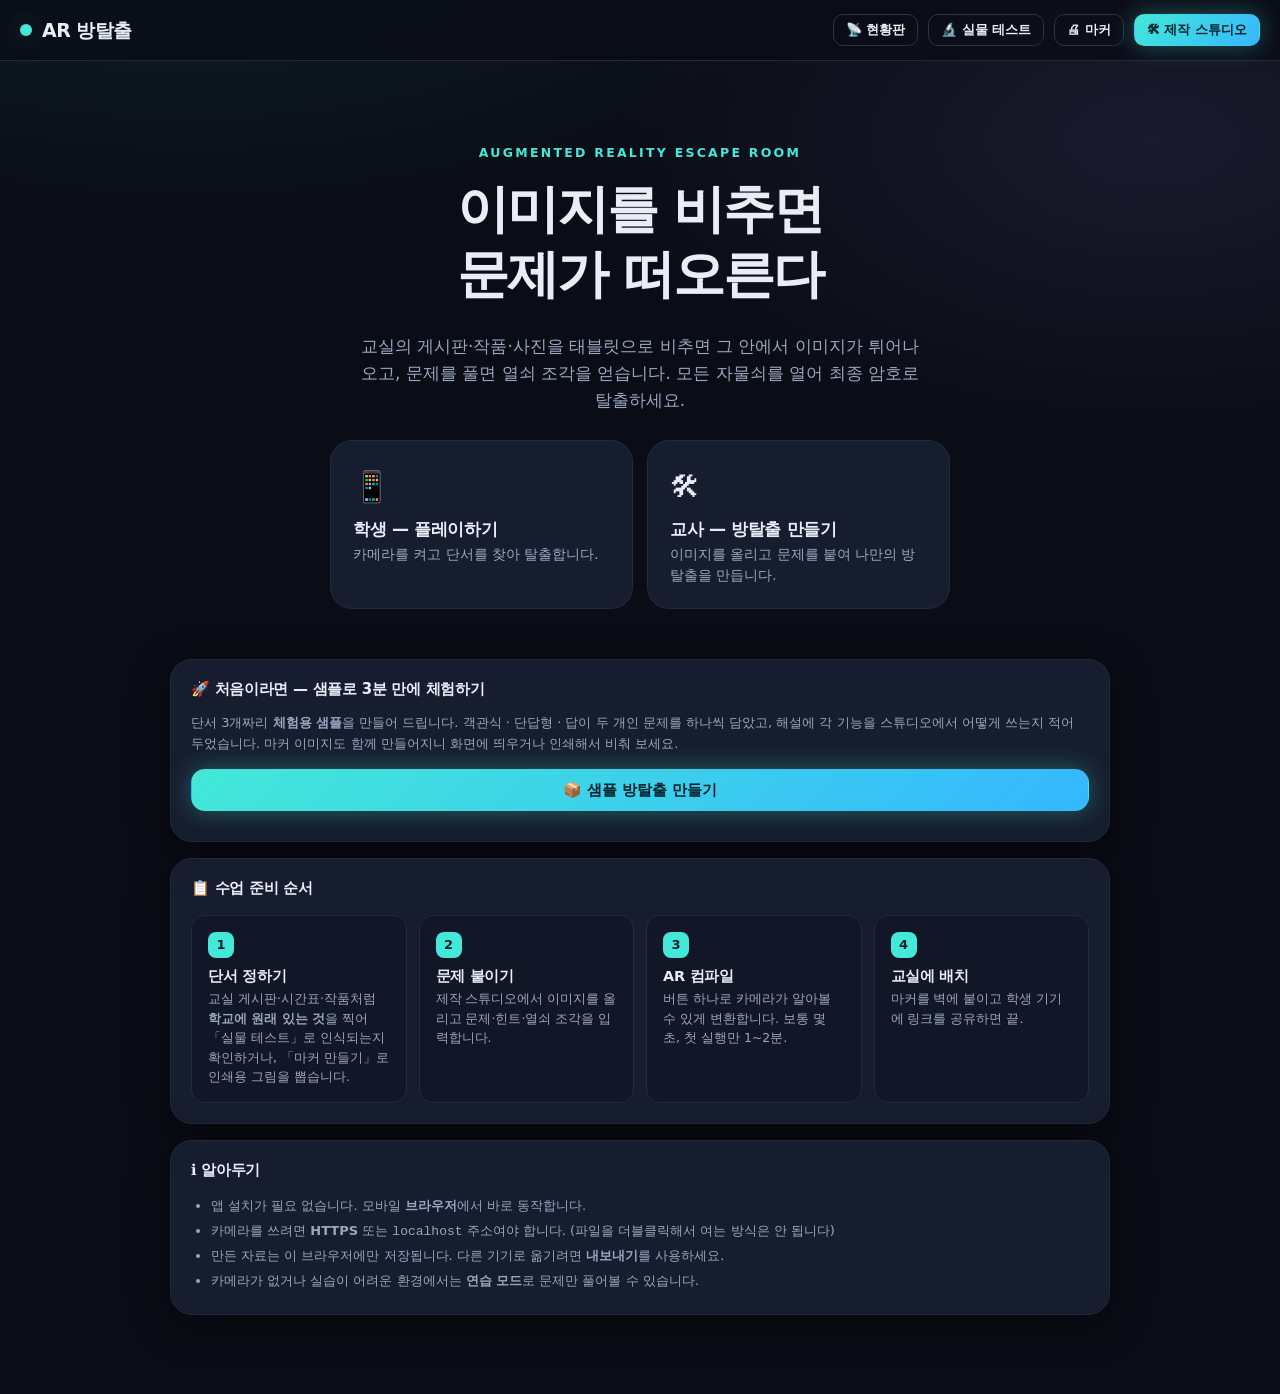
<file: index.html>
<!doctype html>
<html lang="ko">
<head>
<meta charset="utf-8">
<meta name="viewport" content="width=device-width, initial-scale=1, viewport-fit=cover">
<meta name="theme-color" content="#0a0d16">
<title>AR 방탈출 — 이미지를 비추면 문제가 나타나는 교실 탈출 도구</title>
<meta name="description" content="학생이 특정 이미지를 카메라로 비추면 AR 카드가 떠오르고 문제가 나옵니다. 모든 자물쇠를 풀어 최종 암호로 탈출하세요.">
<link rel="stylesheet" href="css/base.css">
<style>
  .hero { padding: 54px 0 34px; text-align: center; }
  .hero h1 { font-size: clamp(32px, 6.4vw, 52px); letter-spacing: -.04em; }
  .hero .kicker { color: var(--neon); font-weight: 800; font-size: 12.5px; letter-spacing: .18em; margin-bottom: 14px; }
  .hero p.lead { font-size: 17px; color: var(--txt-2); max-width: 560px; margin: 0 auto 26px; }

  .cta { display: grid; grid-template-columns: 1fr 1fr; gap: 14px; max-width: 620px; margin: 0 auto; }
  @media (max-width: 560px) { .cta { grid-template-columns: 1fr; } }
  .cta-card {
    display: block; text-align: left; text-decoration: none; color: inherit;
    background: var(--panel); border: 1px solid var(--line-soft);
    border-radius: var(--r-lg); padding: 22px; transition: .18s; cursor: pointer;
    font-family: inherit;
  }
  .cta-card:hover { border-color: var(--neon-dim); transform: translateY(-3px); text-decoration: none; box-shadow: var(--shadow); }
  .cta-card .ico { font-size: 30px; margin-bottom: 8px; }
  .cta-card h3 { margin: 0 0 4px; font-size: 17px; }
  .cta-card p { margin: 0; font-size: 13.5px; color: var(--txt-2); line-height: 1.55; }

  .steps { display: grid; grid-template-columns: repeat(4, 1fr); gap: 12px; margin-top: 18px; }
  @media (max-width: 780px) { .steps { grid-template-columns: repeat(2, 1fr); } }
  .step { background: var(--bg-2); border: 1px solid var(--line-soft); border-radius: var(--r); padding: 16px; }
  .step .n {
    width: 26px; height: 26px; border-radius: 8px; display: grid; place-items: center;
    background: var(--neon); color: #062028; font-weight: 900; font-size: 13px; margin-bottom: 9px;
  }
  .step h4 { margin: 0 0 4px; font-size: 14.5px; }
  .step p { margin: 0; font-size: 12.5px; color: var(--txt-2); line-height: 1.55; }

  .recent { display: grid; gap: 8px; }
  .recent-item {
    display: flex; align-items: center; gap: 12px;
    background: var(--bg-2); border: 1px solid var(--line-soft); border-radius: var(--r);
    padding: 12px 14px;
  }
</style>
</head>
<body class="app-bg">

<header class="topbar">
  <span class="brand"><span class="dot"></span> AR 방탈출</span>
  <div class="row">
    <a class="btn btn-sm btn-ghost" href="board.html">📡 현황판</a>
    <a class="btn btn-sm btn-ghost" href="lab.html">🔬 실물 테스트</a>
    <a class="btn btn-sm btn-ghost" href="markers.html">🖨 마커</a>
    <a class="btn btn-sm btn-primary" href="admin.html">🛠 제작 스튜디오</a>
  </div>
</header>

<main class="wrap">
  <section class="hero">
    <div class="kicker">AUGMENTED REALITY ESCAPE ROOM</div>
    <h1>이미지를 비추면<br>문제가 떠오른다</h1>
    <p class="lead">
      교실의 게시판·작품·사진을 태블릿으로 비추면 그 안에서 이미지가 튀어나오고,
      문제를 풀면 열쇠 조각을 얻습니다. 모든 자물쇠를 열어 최종 암호로 탈출하세요.
    </p>

    <div class="cta">
      <a class="cta-card" href="play.html">
        <div class="ico">📱</div>
        <h3>학생 — 플레이하기</h3>
        <p>카메라를 켜고 단서를 찾아 탈출합니다.</p>
      </a>
      <a class="cta-card" href="admin.html">
        <div class="ico">🛠</div>
        <h3>교사 — 방탈출 만들기</h3>
        <p>이미지를 올리고 문제를 붙여 나만의 방탈출을 만듭니다.</p>
      </a>
    </div>
  </section>

  <div class="card" id="recent-card" hidden>
    <div class="card-hd"><h3 style="font-size:15px">최근 만든 방탈출</h3></div>
    <div class="recent" id="recent-list"></div>
  </div>

  <div class="card">
    <div class="card-hd">
      <h3 style="font-size:15px">🚀 처음이라면 — 샘플로 3분 만에 체험하기</h3>
    </div>
    <p class="muted small" style="margin-bottom:14px">
      단서 3개짜리 <b>체험용 샘플</b>을 만들어 드립니다. 객관식 · 단답형 · 답이 두 개인 문제를 하나씩 담았고,
      해설에 각 기능을 스튜디오에서 어떻게 쓰는지 적어 두었습니다. 마커 이미지도 함께 만들어지니 화면에 띄우거나 인쇄해서 비춰 보세요.
    </p>
    <button class="btn btn-primary btn-block" id="btn-demo">📦 샘플 방탈출 만들기</button>
    <div id="demo-status" class="small muted center" style="margin-top:10px"></div>
  </div>

  <div class="card">
    <div class="card-hd"><h3 style="font-size:15px">📋 수업 준비 순서</h3></div>
    <div class="steps">
      <div class="step">
        <div class="n">1</div>
        <h4>단서 정하기</h4>
        <p>교실 게시판·시간표·작품처럼 <b>학교에 원래 있는 것</b>을 찍어 「실물 테스트」로 인식되는지 확인하거나, 「마커 만들기」로 인쇄용 그림을 뽑습니다.</p>
      </div>
      <div class="step">
        <div class="n">2</div>
        <h4>문제 붙이기</h4>
        <p>제작 스튜디오에서 이미지를 올리고 문제·힌트·열쇠 조각을 입력합니다.</p>
      </div>
      <div class="step">
        <div class="n">3</div>
        <h4>AR 컴파일</h4>
        <p>버튼 하나로 카메라가 알아볼 수 있게 변환합니다. 보통 몇 초, 첫 실행만 1~2분.</p>
      </div>
      <div class="step">
        <div class="n">4</div>
        <h4>교실에 배치</h4>
        <p>마커를 벽에 붙이고 학생 기기에 링크를 공유하면 끝.</p>
      </div>
    </div>
  </div>

  <div class="card">
    <div class="card-hd"><h3 style="font-size:15px">ℹ️ 알아두기</h3></div>
    <ul class="muted small" style="margin:0;padding-left:20px;line-height:1.9">
      <li>앱 설치가 필요 없습니다. 모바일 <b>브라우저</b>에서 바로 동작합니다.</li>
      <li>카메라를 쓰려면 <b>HTTPS</b> 또는 <code>localhost</code> 주소여야 합니다. (파일을 더블클릭해서 여는 방식은 안 됩니다)</li>
      <li>만든 자료는 이 브라우저에만 저장됩니다. 다른 기기로 옮기려면 <b>내보내기</b>를 사용하세요.</li>
      <li>카메라가 없거나 실습이 어려운 환경에서는 <b>연습 모드</b>로 문제만 풀어볼 수 있습니다.</li>
    </ul>
  </div>
</main>

<div id="toast-host"></div>

<script type="module">
import { $, el, toast } from './js/util.js';
import { listScenarios, saveScenario, rememberLast } from './js/store.js';
import { buildDemoScenario } from './js/demo.js';

async function renderRecent() {
  const list = await listScenarios();
  if (!list.length) return;
  $('#recent-card').hidden = false;
  const box = $('#recent-list');
  box.innerHTML = '';
  for (const sc of list.slice(0, 5)) {
    box.append(el('div', { class: 'recent-item' }, [
      el('div', { class: 'grow' }, [
        el('div', { style: { fontWeight: '700', fontSize: '14.5px' } }, [sc.title]),
        el('div', { class: 'tiny dim' }, [
          `단서 ${sc.targets.length}개 · ${sc.mind ? 'AR 준비됨' : 'AR 미컴파일'}`,
        ]),
      ]),
      el('a', { class: 'btn btn-sm', href: `admin.html?id=${sc.id}` }, ['편집']),
      el('a', { class: 'btn btn-sm btn-primary', href: `play.html?id=${sc.id}` }, ['플레이']),
    ]));
  }
}

$('#btn-demo').onclick = async () => {
  const btn = $('#btn-demo');
  const status = $('#demo-status');
  btn.disabled = true;
  try {
    const sc = await buildDemoScenario((pct, msg) => { status.textContent = `${msg} (${pct}%)`; });
    await saveScenario(sc);
    rememberLast(sc.id);
    status.innerHTML = '';
    status.append(
      el('p', { class: 'small', style: { color: 'var(--ok)', fontWeight: '700' } },
        ['샘플을 만들었습니다! 이제 AR 컴파일만 하면 카메라로 플레이할 수 있습니다.']),
      el('div', { class: 'row', style: { justifyContent: 'center' } }, [
        el('a', { class: 'btn btn-sm btn-primary', href: `admin.html?id=${sc.id}` }, ['편집 화면으로 (컴파일하기)']),
        el('a', { class: 'btn btn-sm', href: `play.html?id=${sc.id}` }, ['연습 모드로 해보기']),
      ]),
    );
    toast('샘플 방탈출을 만들었습니다.', 'ok');
    renderRecent();
  } catch (e) {
    status.textContent = `실패: ${e.message}`;
    toast(e.message, 'err');
  } finally {
    btn.disabled = false;
  }
};

renderRecent();
</script>
<script>
if ('serviceWorker' in navigator) {
  addEventListener('load', () => navigator.serviceWorker.register('sw.js').catch(() => {}));
}
</script>
</body>
</html>
</file>
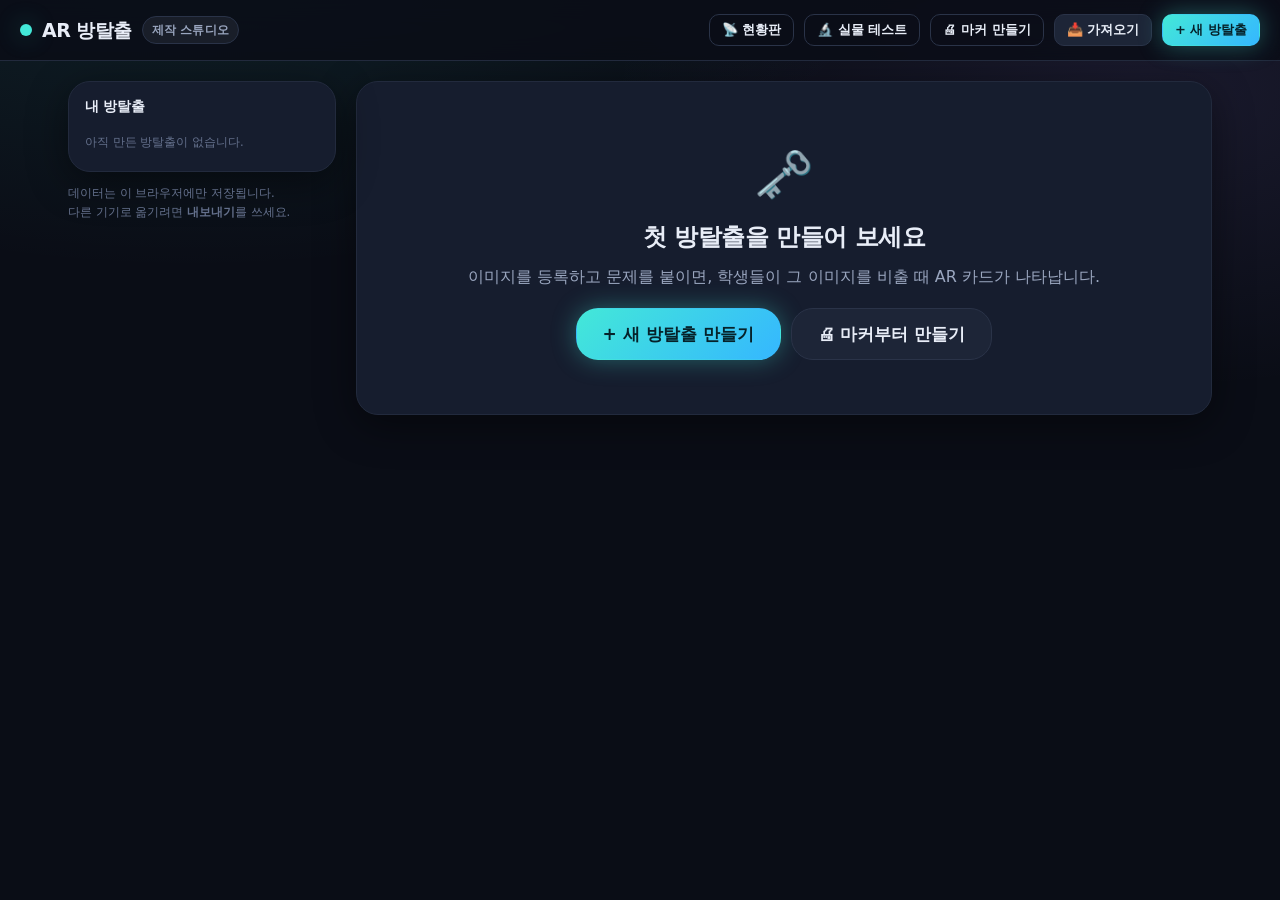
<file: admin.html>
<!doctype html>
<html lang="ko">
<head>
<meta charset="utf-8">
<meta name="viewport" content="width=device-width, initial-scale=1, viewport-fit=cover">
<meta name="theme-color" content="#0a0d16">
<title>AR 방탈출 — 제작 스튜디오</title>
<link rel="stylesheet" href="css/base.css">
<link rel="stylesheet" href="css/admin.css">
</head>
<body class="app-bg">

<header class="topbar">
  <a class="brand" href="index.html" style="color:inherit;text-decoration:none">
    <span class="dot"></span> AR 방탈출 <span class="badge gray">제작 스튜디오</span>
  </a>
  <div class="row">
    <a class="btn btn-sm btn-ghost" href="board.html">📡 현황판</a>
    <a class="btn btn-sm btn-ghost" href="lab.html">🔬 실물 테스트</a>
    <a class="btn btn-sm btn-ghost" href="markers.html">🖨 마커 만들기</a>
    <button class="btn btn-sm" id="btn-import">📥 가져오기</button>
    <button class="btn btn-sm btn-primary" id="btn-new">+ 새 방탈출</button>
  </div>
</header>

<main class="studio">
  <div class="layout">
    <!-- 사이드바 -->
    <aside class="side">
      <div class="card" style="padding:16px">
        <div class="card-hd">
          <h3 style="font-size:14px;margin:0">내 방탈출</h3>
          <span class="tiny dim" id="sc-count"></span>
        </div>
        <div class="sc-list" id="sc-list"></div>
      </div>
      <p class="tiny dim" style="margin-top:12px;line-height:1.6">
        데이터는 이 브라우저에만 저장됩니다.<br>
        다른 기기로 옮기려면 <b>내보내기</b>를 쓰세요.
      </p>
    </aside>

    <!-- 편집 영역 -->
    <section id="editor"></section>
  </div>
</main>

<div id="toast-host"></div>
<script type="module" src="js/admin.js"></script>
<script>
if ('serviceWorker' in navigator) {
  addEventListener('load', () => navigator.serviceWorker.register('sw.js').catch(() => {}));
}
</script>
</body>
</html>
</file>
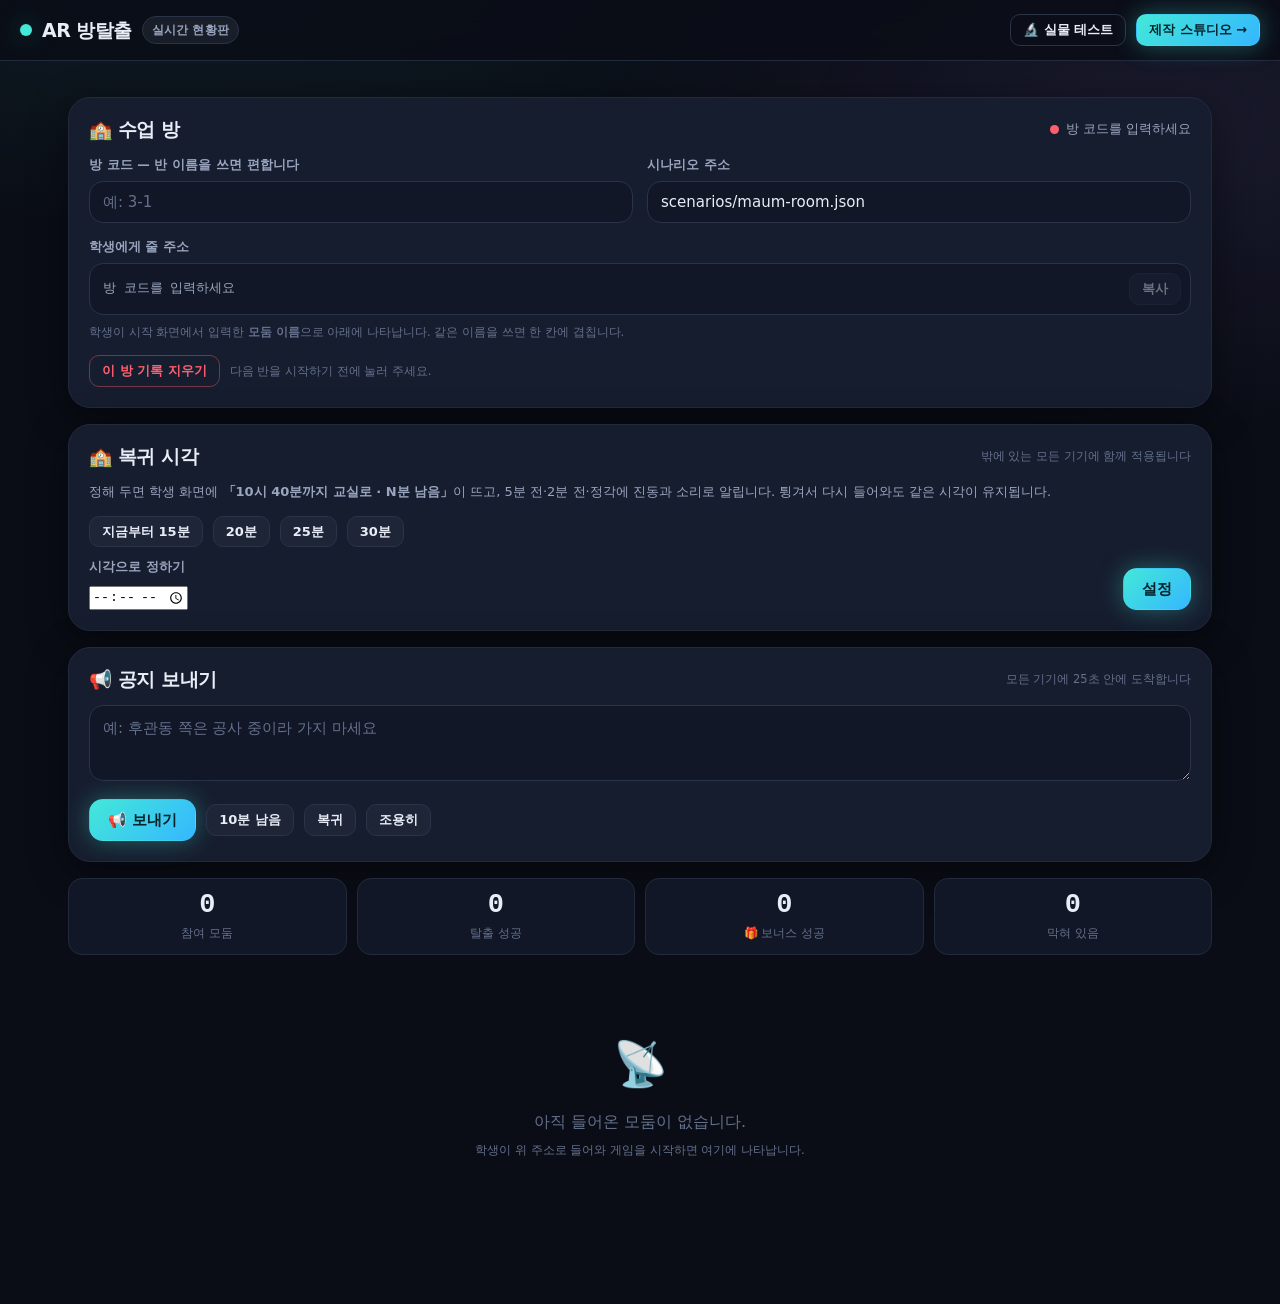
<file: board.html>
<!doctype html>
<html lang="ko">
<head>
<meta charset="utf-8">
<meta name="viewport" content="width=device-width, initial-scale=1, viewport-fit=cover">
<meta name="theme-color" content="#0a0d16">
<title>AR 방탈출 — 실시간 현황판</title>
<meta name="description" content="모둠별 진행 상황을 실시간으로 보는 교사용 현황판.">
<link rel="stylesheet" href="css/base.css">
<link rel="stylesheet" href="css/admin.css">
<style>
  .board-top {
    display: flex; align-items: center; gap: 14px; flex-wrap: wrap;
    margin-bottom: 18px;
  }
  .board-top h1 { margin: 0; font-size: 24px; letter-spacing: -.02em; }
  .conn { display: flex; align-items: center; gap: 7px; font-size: 12.5px; color: var(--txt-2); }
  .conn .dot2 { width: 9px; height: 9px; border-radius: 50%; background: var(--txt-3); }
  .conn.on .dot2 { background: var(--ok); box-shadow: 0 0 10px var(--ok); }
  .conn.off .dot2 { background: var(--danger); }

  .tally { display: grid; grid-template-columns: repeat(4, 1fr); gap: 10px; margin: 16px 0 18px; }
  @media (max-width: 640px) { .tally { grid-template-columns: repeat(2, 1fr); } }
  /* 휴대폰으로 밖에서 볼 때는 제작 쪽 버튼이 필요 없고, 좁은 폭에 끼워 넣으면 「현/황판」처럼 글자 중간이 끊긴다 */
  .topbar .brand, .topbar .badge { white-space: nowrap; }
  @media (max-width: 560px) { .topnav { display: none; } }
  /* > 를 빼면 안의 숫자·이름 div 까지 저마다 테두리를 달고 상자 속 상자가 된다 */
  .tally > div { background: var(--bg-2); border: 1px solid var(--line-soft); border-radius: var(--r); padding: 12px; text-align: center; }
  .tally .v { font-family: var(--mono); font-size: 27px; font-weight: 900; line-height: 1.1; }
  .tally .k { font-size: 11.5px; color: var(--txt-3); margin-top: 3px; }

  .teams { display: grid; grid-template-columns: repeat(auto-fill, minmax(290px, 1fr)); gap: 12px; }
  .team {
    background: var(--panel); border: 1px solid var(--line-soft);
    border-radius: var(--r-lg); padding: 15px 16px; transition: .2s;
  }
  .team.escaped { border-color: rgba(255,201,77,.55); background: linear-gradient(160deg, rgba(255,201,77,.09), var(--panel)); }
  .team.stuck { border-color: rgba(255,95,109,.6); animation: stuckPulse 1.8s ease-in-out infinite; }
  .team.stale { opacity: .48; }
  @keyframes stuckPulse { 50% { box-shadow: 0 0 22px rgba(255,95,109,.32); } }

  .team-hd { display: flex; align-items: baseline; gap: 8px; margin-bottom: 10px; }
  .team-name { font-size: 19px; font-weight: 900; letter-spacing: -.01em; }
  .team-time { margin-left: auto; font-family: var(--mono); font-size: 17px; font-weight: 800; color: var(--txt-2); }
  .team.escaped .team-time { color: var(--gold); }
  .rank { font-family: var(--mono); font-size: 13px; font-weight: 900; color: var(--gold); }

  .team .bar { margin: 9px 0 8px; }
  .team-row { display: flex; align-items: center; gap: 8px; flex-wrap: wrap; font-size: 12.5px; color: var(--txt-2); }
  .now { font-weight: 700; }
  .team.stuck .now { color: var(--danger); }

  .empty { text-align: center; padding: 56px 20px; color: var(--txt-3); }
  .empty .big { font-size: 44px; margin-bottom: 10px; }

  .setup summary { cursor: pointer; font-weight: 700; font-size: 14px; padding: 4px 0; }
  .setup ol { margin: 10px 0 0; padding-left: 20px; line-height: 1.85; font-size: 13.5px; color: var(--txt-2); }
  .setup code { background: var(--bg-2); padding: 2px 6px; border-radius: 5px; color: var(--neon); font-size: 12.5px; }
  .setup pre { background: var(--bg-2); border: 1px solid var(--line-soft); border-radius: var(--r); padding: 12px; overflow-x: auto; font-size: 12px; color: var(--txt-2); }
</style>
</head>
<body class="app-bg">

<header class="topbar no-print">
  <a class="brand" href="index.html" style="color:inherit;text-decoration:none">
    <span class="dot"></span> AR 방탈출 <span class="badge gray">실시간 현황판</span>
  </a>
  <div class="row topnav">
    <a class="btn btn-sm btn-ghost" href="lab.html">🔬 실물 테스트</a>
    <a class="btn btn-sm btn-primary" href="admin.html">제작 스튜디오 →</a>
  </div>
</header>

<main class="studio">

  <!-- 설정 안 됐을 때만 보이는 안내 -->
  <div class="card" id="setup-card" hidden>
    <div class="card-hd"><h2 style="margin:0">⚙️ 먼저 한 번만 설정하세요</h2></div>
    <p class="muted small">
      모둠 진행 상황을 실시간으로 주고받으려면 Firebase Realtime Database 주소가 필요합니다.
      무료이고, 한 번만 만들면 계속 씁니다.
    </p>
    <details class="setup" open>
      <summary>설정 방법 (5분)</summary>
      <ol>
        <li><a href="https://console.firebase.google.com" target="_blank" rel="noopener">Firebase 콘솔</a>에서 <b>프로젝트 만들기</b> — 이름은 아무거나(예: ar-escape). Google 애널리틱스는 꺼도 됩니다.</li>
        <li>왼쪽 메뉴 <b>빌드 → Realtime Database → 데이터베이스 만들기</b>. 위치는 <b>싱가포르(asia-southeast1)</b>가 한국에서 가장 빠릅니다.</li>
        <li>보안 규칙은 <b>테스트 모드</b>로 시작한 뒤, <b>규칙</b> 탭에서 아래로 바꿔 주세요.</li>
      </ol>
      <pre>{
  "rules": {
    "rooms": {
      "$room": {
        ".read": true,
        ".write": true,
        ".validate": "$room.length &lt;= 24"
      }
    }
  }
}</pre>
      <ol start="4">
        <li>데이터 탭 맨 위의 주소(<code>https://….firebasedatabase.app</code>)를 복사합니다.</li>
        <li>그 주소를 <code>js/live.js</code> 의 <code>DB_URL</code> 에 넣고 커밋·푸시하면 끝입니다.</li>
      </ol>
      <p class="tiny dim" style="margin-top:10px">
        이 규칙은 방 코드를 아는 사람이면 누구나 읽고 쓸 수 있게 둔 것입니다.
        수업용 임시 기록이라 괜찮지만, <b>모둠 이름에 학생 실명을 넣지 마세요</b>. 「3모둠」처럼 쓰시면 됩니다.
      </p>
    </details>
  </div>

  <!-- 규칙이 잠겨 있을 때 -->
  <div class="card" id="rules-card" hidden style="border-color:rgba(255,95,109,.5)">
    <div class="card-hd"><h2 style="margin:0">🔒 데이터베이스 규칙을 열어 주세요</h2></div>
    <p class="muted small">
      Realtime Database 는 만들어졌지만 아직 <b>잠금 모드</b>라 읽기·쓰기가 모두 막혀 있습니다.
      Firebase 콘솔 → <b>Realtime Database → 규칙</b> 탭에서 아래 내용으로 바꾸고 <b>게시</b>를 누르세요.
    </p>
    <pre class="setup" id="rules-json" style="background:var(--bg-2);border:1px solid var(--line-soft);border-radius:var(--r);padding:12px;overflow-x:auto;font-size:12px;color:var(--txt-2)"></pre>
    <div class="row">
      <button class="btn btn-sm" id="btn-copy-rules">📋 규칙 복사</button>
      <a class="btn btn-sm btn-ghost" href="https://console.firebase.google.com" target="_blank" rel="noopener">Firebase 콘솔 열기 →</a>
    </div>
  </div>

  <!-- 방 설정 -->
  <div class="card">
    <div class="card-hd">
      <h3>🏫 수업 방</h3>
      <span class="conn" id="conn"><span class="dot2"></span><span id="conn-text">대기 중</span></span>
    </div>
    <div class="grid-2">
      <label class="field">
        <span class="lb">방 코드 — 반 이름을 쓰면 편합니다</span>
        <input type="text" id="f-room" placeholder="예: 3-1" maxlength="24" autocomplete="off">
      </label>
      <label class="field">
        <span class="lb">시나리오 주소</span>
        <input type="text" id="f-src" placeholder="scenarios/maum-room.json" autocomplete="off">
      </label>
    </div>

    <div class="lb" style="font-size:12.5px;font-weight:700;color:var(--txt-2);margin-bottom:6px">학생에게 줄 주소</div>
    <div class="link-box">
      <code id="student-link">방 코드를 입력하세요</code>
      <button class="btn btn-sm" id="btn-copy">복사</button>
    </div>
    <p class="tiny dim" style="margin-top:8px">
      학생이 시작 화면에서 입력한 <b>모둠 이름</b>으로 아래에 나타납니다. 같은 이름을 쓰면 한 칸에 겹칩니다.
    </p>

    <div class="row" style="margin-top:14px">
      <button class="btn btn-sm btn-danger" id="btn-clear">이 방 기록 지우기</button>
      <span class="tiny dim">다음 반을 시작하기 전에 눌러 주세요.</span>
    </div>
  </div>

  <!-- 복귀 시각 -->
  <div class="card" id="return-card">
    <div class="card-hd">
      <h3>🏫 복귀 시각</h3>
      <span class="tiny dim">밖에 있는 모든 기기에 함께 적용됩니다</span>
    </div>
    <p class="muted small" style="margin-top:0">
      정해 두면 학생 화면에 <b>「10시 40분까지 교실로 · N분 남음」</b>이 뜨고,
      5분 전·2분 전·정각에 진동과 소리로 알립니다. 튕겨서 다시 들어와도 같은 시각이 유지됩니다.
    </p>

    <div id="return-off">
      <div class="row row-wrap" style="margin-bottom:10px">
        <button class="btn btn-sm" data-mins="15">지금부터 15분</button>
        <button class="btn btn-sm" data-mins="20">20분</button>
        <button class="btn btn-sm" data-mins="25">25분</button>
        <button class="btn btn-sm" data-mins="30">30분</button>
      </div>
      <div class="row row-wrap">
        <label class="field" style="margin:0;flex:1;min-width:150px">
          <span class="lb">시각으로 정하기</span>
          <input type="time" id="f-return">
        </label>
        <button class="btn btn-primary" id="btn-return-set" style="align-self:flex-end">설정</button>
      </div>
    </div>

    <div id="return-on" hidden>
      <div class="row spread row-wrap" style="gap:12px">
        <div>
          <div class="tiny dim" style="font-weight:800">복귀까지</div>
          <div class="mono" id="return-count" style="font-size:38px;font-weight:900;line-height:1.1;color:var(--gold)">--:--</div>
          <div class="tiny dim" id="return-when"></div>
        </div>
        <div class="row row-wrap">
          <button class="btn btn-sm" id="btn-return-minus">−5분</button>
          <button class="btn btn-sm btn-gold" id="btn-return-plus">+5분 연장</button>
          <button class="btn btn-sm btn-ghost" id="btn-return-clear">해제</button>
        </div>
      </div>
    </div>
  </div>

  <!-- 공지 -->
  <div class="card">
    <div class="card-hd">
      <h3>📢 공지 보내기</h3>
      <span class="tiny dim">모든 기기에 25초 안에 도착합니다</span>
    </div>

    <label class="field" style="margin-bottom:10px">
      <textarea id="f-notice" rows="2" maxlength="200" placeholder="예: 후관동 쪽은 공사 중이라 가지 마세요"></textarea>
    </label>
    <div class="row row-wrap">
      <button class="btn btn-primary" id="btn-notice-send">📢 보내기</button>
      <button class="btn btn-sm" data-notice="10분 남았습니다. 마무리해 주세요.">10분 남음</button>
      <button class="btn btn-sm" data-notice="지금 교실로 돌아와 주세요.">복귀</button>
      <button class="btn btn-sm" data-notice="다른 반 수업 중입니다. 조용히 이동해 주세요.">조용히</button>
    </div>

    <div id="notice-now" hidden style="margin-top:14px">
      <div class="link-box" style="align-items:flex-start">
        <div class="grow">
          <div class="tiny dim" style="font-weight:800;margin-bottom:3px">보낸 공지 · <span id="notice-seen"></span></div>
          <div id="notice-text" style="font-size:14px;white-space:pre-wrap"></div>
        </div>
        <button class="btn btn-sm btn-ghost nowrap" id="btn-notice-clear">내리기</button>
      </div>
    </div>
  </div>

  <!-- 요약 -->
  <div class="tally">
    <div><div class="v" id="t-teams">0</div><div class="k">참여 모둠</div></div>
    <div><div class="v" id="t-escaped">0</div><div class="k">탈출 성공</div></div>
    <div><div class="v" id="t-bonus">0</div><div class="k">🎁 보너스 성공</div></div>
    <div><div class="v" id="t-stuck">0</div><div class="k">막혀 있음</div></div>
  </div>

  <div class="teams" id="teams"></div>
  <div class="empty" id="empty">
    <div class="big">📡</div>
    <div>아직 들어온 모둠이 없습니다.</div>
    <div class="tiny dim" style="margin-top:6px">학생이 위 주소로 들어와 게임을 시작하면 여기에 나타납니다.</div>
  </div>

</main>

<div id="toast-host"></div>
<script type="module" src="js/board.js"></script>
<script>
if ('serviceWorker' in navigator) {
  addEventListener('load', () => navigator.serviceWorker.register('sw.js').catch(() => {}));
}
</script>
</body>
</html>
</file>
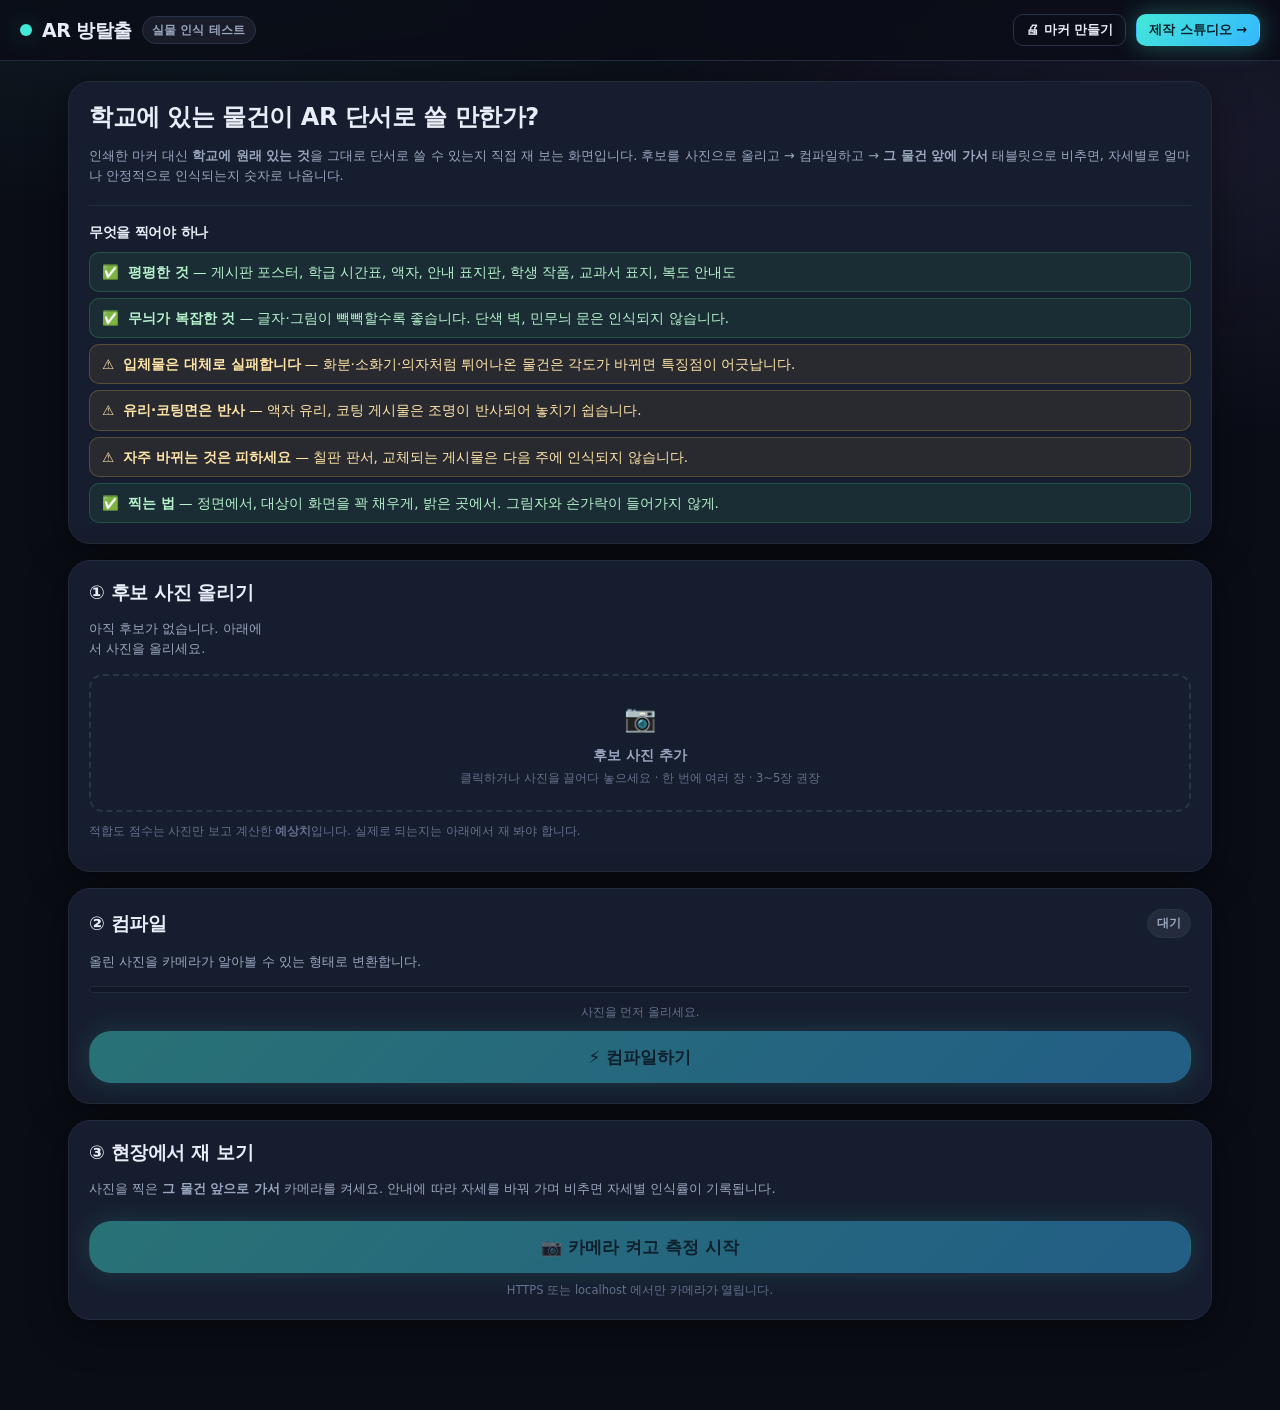
<file: lab.html>
<!doctype html>
<html lang="ko">
<head>
<meta charset="utf-8">
<meta name="viewport" content="width=device-width, initial-scale=1, viewport-fit=cover">
<meta name="theme-color" content="#0a0d16">
<title>AR 방탈출 — 실물 인식 테스트</title>
<meta name="description" content="학교에 있는 실제 사물이 AR 단서로 쓸 만한지 태블릿으로 직접 재 봅니다.">
<link rel="stylesheet" href="css/base.css">
<link rel="stylesheet" href="css/admin.css">
<style>
  /* AR 실행 중 배경 투명 — MindAR 이 카메라 <video> 를 z-index:-2 로 깔기 때문 */
  html.ar-on, html.ar-on body,
  html.a-fullscreen.ar-on body { background: transparent !important; }
  html.ar-on .studio, html.ar-on .topbar { display: none; }

  /* AR 이 켜지기 전에는 이 빈 레이어가 페이지 전체를 덮고 클릭을 삼킨다 → 통과시킨다 */
  #ar-root { position: fixed; inset: 0; z-index: 0; pointer-events: none; }
  #ar-root a-scene, #ar-root .a-canvas {
    position: absolute !important; inset: 0 !important;
    width: 100% !important; height: 100% !important;
  }

  /* ---------- 측정 오버레이 ---------- */
  #probe { position: fixed; inset: 0; z-index: 30; display: flex; flex-direction: column;
           padding: calc(12px + var(--safe-t)) 14px calc(14px + var(--safe-b)); pointer-events: none; }
  #probe > * { pointer-events: auto; }
  #probe[hidden] { display: none; }

  .probe-top { display: flex; gap: 8px; align-items: center;
               background: rgba(10,13,22,.82); backdrop-filter: blur(10px);
               border: 1px solid var(--line); border-radius: var(--r); padding: 10px 12px; }
  .probe-top select { flex: 1; min-width: 0; }

  .live-dot { width: 13px; height: 13px; border-radius: 50%; flex: none;
              background: var(--txt-3); transition: .15s; }
  .live-dot.on { background: var(--ok); box-shadow: 0 0 14px var(--ok); }

  .pose-card { margin-top: auto; background: rgba(10,13,22,.86); backdrop-filter: blur(10px);
               border: 1px solid var(--line); border-radius: var(--r-lg); padding: 16px; }
  .pose-step { font-size: 12px; letter-spacing: .16em; font-weight: 800; color: var(--neon); }
  .pose-name { font-size: 22px; font-weight: 900; margin: 4px 0 2px; }
  .pose-desc { font-size: 13px; color: var(--txt-2); line-height: 1.55; }

  .gauge { display: flex; gap: 10px; margin: 12px 0; }
  .gauge div { flex: 1; background: var(--bg-2); border: 1px solid var(--line-soft);
               border-radius: var(--r-sm); padding: 8px; text-align: center; }
  .gauge .v { font-family: var(--mono); font-size: 19px; font-weight: 900; }
  .gauge .k { font-size: 10.5px; color: var(--txt-3); margin-top: 2px; }

  /* ---------- 후보 사진 ---------- */
  .shots { display: grid; grid-template-columns: repeat(auto-fill, minmax(150px, 1fr)); gap: 12px; }
  .shot { background: var(--bg-2); border: 1px solid var(--line-soft); border-radius: var(--r); overflow: hidden; }
  .shot img { width: 100%; aspect-ratio: 4/3; object-fit: cover; display: block; }
  .shot .meta { padding: 9px 10px; display: grid; gap: 6px; }
  .shot .nm { font-size: 12.5px; font-weight: 700; overflow: hidden; text-overflow: ellipsis; white-space: nowrap; }

  /* ---------- 판정표 ---------- */
  .verdict { width: 100%; border-collapse: collapse; font-size: 13px; }
  .verdict th, .verdict td { padding: 8px 6px; text-align: center; border-bottom: 1px solid var(--line-soft); }
  .verdict th { font-size: 11px; color: var(--txt-3); font-weight: 700; }
  .verdict td.nm { text-align: left; font-weight: 700; }
  .v-good { color: var(--ok); font-weight: 800; }
  .v-mid  { color: var(--gold); font-weight: 800; }
  .v-bad  { color: var(--danger); font-weight: 800; }
</style>
</head>
<body class="app-bg">

<header class="topbar">
  <a class="brand" href="index.html" style="color:inherit;text-decoration:none">
    <span class="dot"></span> AR 방탈출 <span class="badge gray">실물 인식 테스트</span>
  </a>
  <div class="row">
    <a class="btn btn-sm btn-ghost" href="markers.html">🖨 마커 만들기</a>
    <a class="btn btn-sm btn-primary" href="admin.html">제작 스튜디오 →</a>
  </div>
</header>

<main class="studio" id="page">

  <div class="card">
    <div class="card-hd"><h2 style="margin:0">학교에 있는 물건이 AR 단서로 쓸 만한가?</h2></div>
    <p class="muted small">
      인쇄한 마커 대신 <b>학교에 원래 있는 것</b>을 그대로 단서로 쓸 수 있는지 직접 재 보는 화면입니다.
      후보를 사진으로 올리고 → 컴파일하고 → <b>그 물건 앞에 가서</b> 태블릿으로 비추면,
      자세별로 얼마나 안정적으로 인식되는지 숫자로 나옵니다.
    </p>

    <hr class="hr">
    <h4 style="font-size:14px;margin-bottom:2px">무엇을 찍어야 하나</h4>
    <div class="check-list">
      <div class="check-item ok">✅ <span><b>평평한 것</b> — 게시판 포스터, 학급 시간표, 액자, 안내 표지판, 학생 작품, 교과서 표지, 복도 안내도</span></div>
      <div class="check-item ok">✅ <span><b>무늬가 복잡한 것</b> — 글자·그림이 빽빽할수록 좋습니다. 단색 벽, 민무늬 문은 인식되지 않습니다.</span></div>
      <div class="check-item warn">⚠️ <span><b>입체물은 대체로 실패합니다</b> — 화분·소화기·의자처럼 튀어나온 물건은 각도가 바뀌면 특징점이 어긋납니다.</span></div>
      <div class="check-item warn">⚠️ <span><b>유리·코팅면은 반사</b> — 액자 유리, 코팅 게시물은 조명이 반사되어 놓치기 쉽습니다.</span></div>
      <div class="check-item warn">⚠️ <span><b>자주 바뀌는 것은 피하세요</b> — 칠판 판서, 교체되는 게시물은 다음 주에 인식되지 않습니다.</span></div>
      <div class="check-item ok">✅ <span><b>찍는 법</b> — 정면에서, 대상이 화면을 꽉 채우게, 밝은 곳에서. 그림자와 손가락이 들어가지 않게.</span></div>
    </div>
  </div>

  <div class="card">
    <div class="card-hd">
      <h3>① 후보 사진 올리기</h3>
      <span class="tiny dim" id="shot-count"></span>
    </div>
    <div class="shots" id="shots"></div>
    <div style="margin-top:14px">
      <div class="drop" id="drop">
        <div style="font-size:26px;margin-bottom:4px">📷</div>
        <div style="font-weight:700">후보 사진 추가</div>
        <div class="tiny dim" style="margin-top:3px">클릭하거나 사진을 끌어다 놓으세요 · 한 번에 여러 장 · 3~5장 권장</div>
      </div>
    </div>
    <p class="tiny dim" style="margin-top:10px">
      적합도 점수는 사진만 보고 계산한 <b>예상치</b>입니다. 실제로 되는지는 아래에서 재 봐야 합니다.
    </p>
  </div>

  <div class="card">
    <div class="card-hd">
      <h3>② 컴파일</h3>
      <span class="badge gray" id="compile-badge">대기</span>
    </div>
    <p class="muted small">올린 사진을 카메라가 알아볼 수 있는 형태로 변환합니다.</p>
    <div class="bar" style="margin:10px 0"><i id="compile-bar"></i></div>
    <p class="tiny dim center" id="compile-msg" style="margin:0 0 10px">사진을 먼저 올리세요.</p>
    <button class="btn btn-primary btn-block btn-lg" id="btn-compile" disabled>⚡ 컴파일하기</button>
  </div>

  <div class="card">
    <div class="card-hd"><h3>③ 현장에서 재 보기</h3></div>
    <p class="muted small">
      사진을 찍은 <b>그 물건 앞으로 가서</b> 카메라를 켜세요.
      안내에 따라 자세를 바꿔 가며 비추면 자세별 인식률이 기록됩니다.
    </p>
    <button class="btn btn-primary btn-block btn-lg" id="btn-probe" disabled style="margin-top:8px">📷 카메라 켜고 측정 시작</button>
    <p class="tiny dim center" style="margin:8px 0 0">HTTPS 또는 localhost 에서만 카메라가 열립니다.</p>
  </div>

  <div class="card" id="result-card" hidden>
    <div class="card-hd"><h3>④ 판정</h3></div>
    <div style="overflow-x:auto"><table class="verdict" id="verdict"></table></div>
    <div class="check-list" id="verdict-notes" style="margin-top:14px"></div>
    <div class="row" style="margin-top:14px">
      <button class="btn btn-sm" id="btn-copy">📋 결과 복사</button>
      <button class="btn btn-sm btn-ghost" id="btn-reset">기록 지우기</button>
    </div>
  </div>

</main>

<div id="ar-root"></div>

<!-- 측정 오버레이 -->
<div id="probe" hidden>
  <div class="probe-top">
    <span class="live-dot" id="live-dot"></span>
    <select id="probe-target" aria-label="측정할 단서"></select>
    <button class="btn btn-sm btn-danger" id="probe-exit">종료</button>
  </div>

  <div class="pose-card">
    <div class="pose-step" id="pose-step">자세 1 / 5</div>
    <div class="pose-name" id="pose-name">정면 · 50cm</div>
    <div class="pose-desc" id="pose-desc">대상 정면에서 팔 길이만큼 떨어져 화면을 꽉 채우세요.</div>

    <div class="gauge">
      <div><div class="v" id="g-ratio">—</div><div class="k">인식 유지율</div></div>
      <div><div class="v" id="g-lost">0</div><div class="k">놓친 횟수</div></div>
      <div><div class="v" id="g-first">—</div><div class="k">첫 인식</div></div>
    </div>

    <button class="btn btn-primary btn-block" id="pose-next">이 자세 완료 · 다음 →</button>
  </div>
</div>

<div id="toast-host"></div>
<script type="module" src="js/lab.js"></script>
<script>
if ('serviceWorker' in navigator) {
  addEventListener('load', () => navigator.serviceWorker.register('sw.js').catch(() => {}));
}
</script>
</body>
</html>
</file>
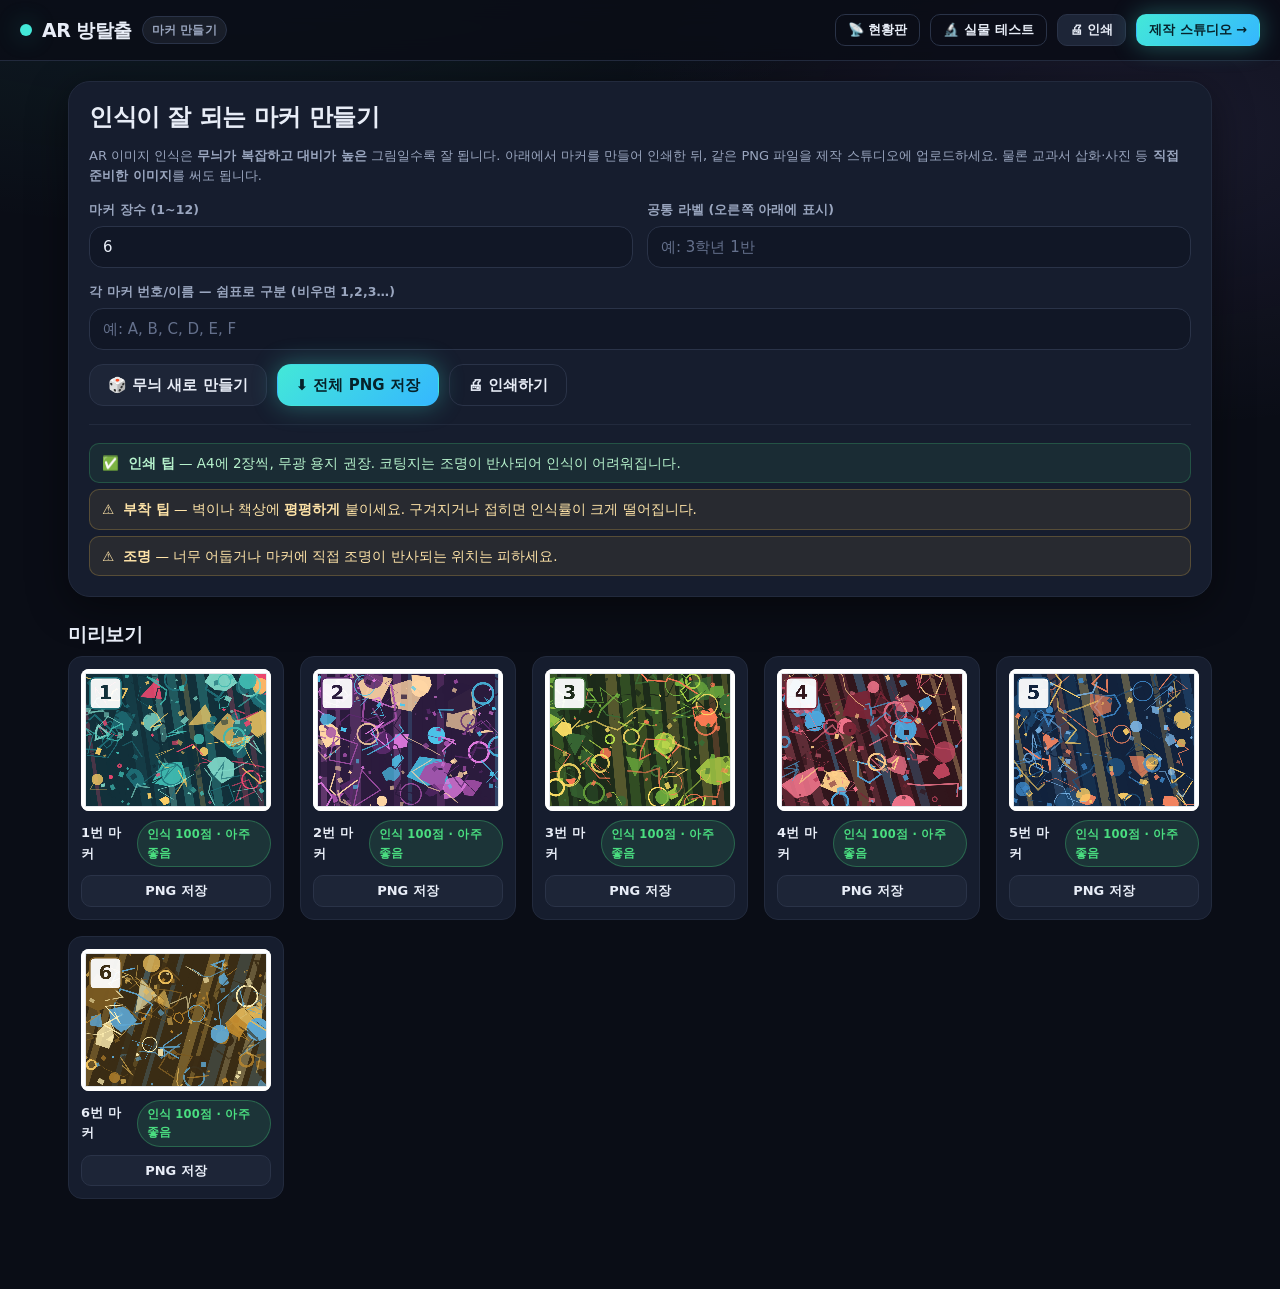
<file: markers.html>
<!doctype html>
<html lang="ko">
<head>
<meta charset="utf-8">
<meta name="viewport" content="width=device-width, initial-scale=1">
<meta name="theme-color" content="#0a0d16">
<title>AR 방탈출 — 인쇄용 마커 만들기</title>
<link rel="stylesheet" href="css/base.css">
<link rel="stylesheet" href="css/admin.css">
</head>
<body class="app-bg">

<header class="topbar no-print">
  <a class="brand" href="index.html" style="color:inherit;text-decoration:none">
    <span class="dot"></span> AR 방탈출 <span class="badge gray">마커 만들기</span>
  </a>
  <div class="row">
    <a class="btn btn-sm btn-ghost" href="board.html">📡 현황판</a>
    <a class="btn btn-sm btn-ghost" href="lab.html">🔬 실물 테스트</a>
    <button class="btn btn-sm" data-print>🖨 인쇄</button>
    <a class="btn btn-sm btn-primary" href="admin.html">제작 스튜디오 →</a>
  </div>
</header>

<main class="studio">
  <div class="card no-print">
    <div class="card-hd">
      <h2 style="margin:0">인식이 잘 되는 마커 만들기</h2>
    </div>
    <p class="muted small">
      AR 이미지 인식은 <b>무늬가 복잡하고 대비가 높은</b> 그림일수록 잘 됩니다.
      아래에서 마커를 만들어 인쇄한 뒤, 같은 PNG 파일을 제작 스튜디오에 업로드하세요.
      물론 교과서 삽화·사진 등 <b>직접 준비한 이미지</b>를 써도 됩니다.
    </p>

    <div class="grid-2">
      <label class="field">
        <span class="lb">마커 장수 (1~12)</span>
        <input type="number" id="f-count" min="1" max="12" value="6">
      </label>
      <label class="field">
        <span class="lb">공통 라벨 (오른쪽 아래에 표시)</span>
        <input type="text" id="f-sub" placeholder="예: 3학년 1반">
      </label>
    </div>
    <label class="field">
      <span class="lb">각 마커 번호/이름 — 쉼표로 구분 (비우면 1,2,3…)</span>
      <input type="text" id="f-labels" placeholder="예: A, B, C, D, E, F">
    </label>

    <div class="row row-wrap">
      <button class="btn" id="btn-reroll">🎲 무늬 새로 만들기</button>
      <button class="btn btn-primary" id="btn-all">⬇ 전체 PNG 저장</button>
      <button class="btn btn-ghost" data-print>🖨 인쇄하기</button>
    </div>

    <hr class="hr">
    <div class="check-list">
      <div class="check-item ok">
        ✅ <span><b>인쇄 팁</b> — A4에 2장씩, 무광 용지 권장. 코팅지는 조명이 반사되어 인식이 어려워집니다.</span>
      </div>
      <div class="check-item warn">
        ⚠️ <span><b>부착 팁</b> — 벽이나 책상에 <b>평평하게</b> 붙이세요. 구겨지거나 접히면 인식률이 크게 떨어집니다.</span>
      </div>
      <div class="check-item warn">
        ⚠️ <span><b>조명</b> — 너무 어둡거나 마커에 직접 조명이 반사되는 위치는 피하세요.</span>
      </div>
    </div>
  </div>

  <h3 class="no-print" style="margin-top:26px">미리보기</h3>
  <div class="marker-grid" id="marker-grid"></div>
</main>

<div id="toast-host"></div>
<script type="module" src="js/markers.js"></script>
<script>
if ('serviceWorker' in navigator) {
  addEventListener('load', () => navigator.serviceWorker.register('sw.js').catch(() => {}));
}
</script>
</body>
</html>
</file>
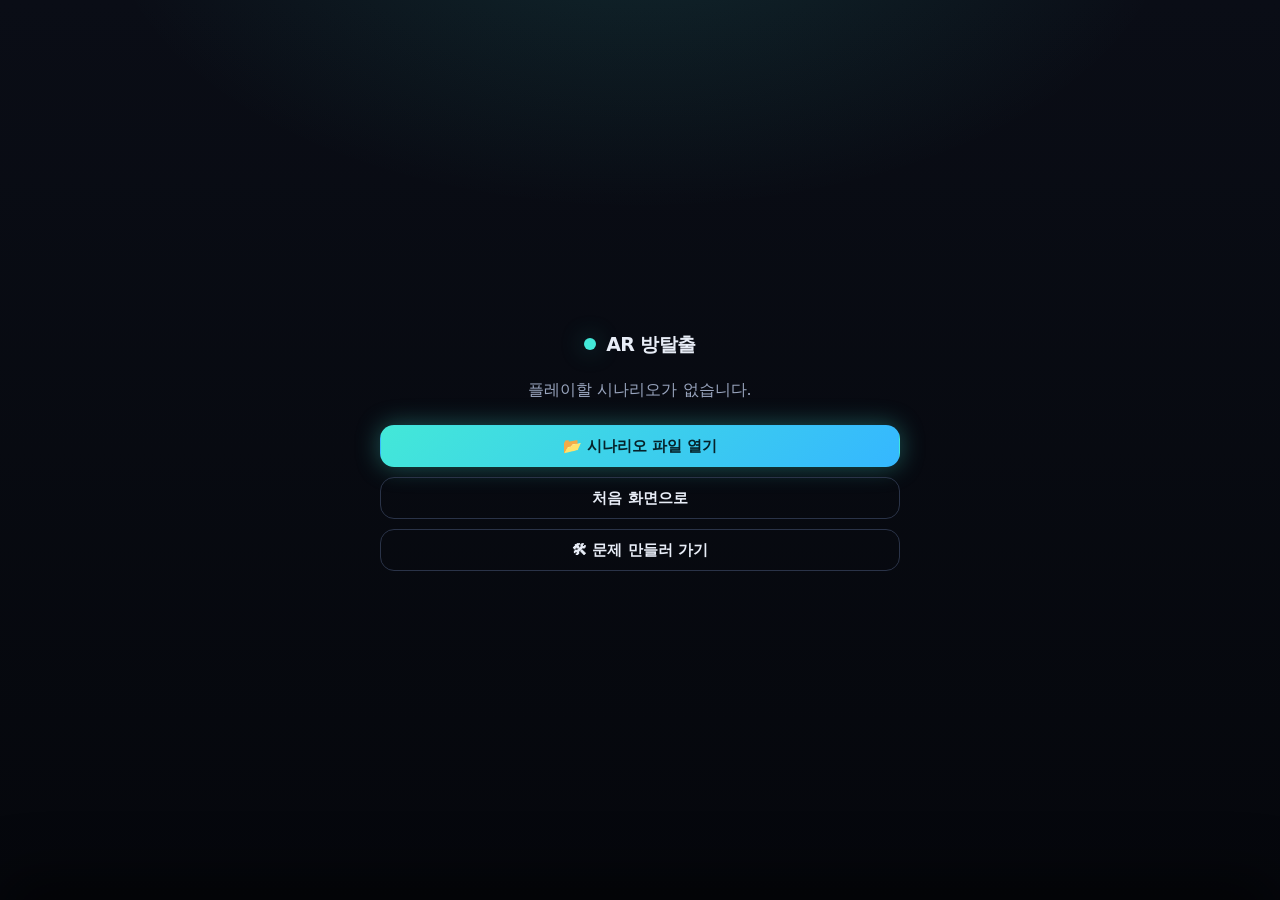
<file: play.html>
<!doctype html>
<html lang="ko">
<head>
<meta charset="utf-8">
<meta name="viewport" content="width=device-width, initial-scale=1, viewport-fit=cover, maximum-scale=1, user-scalable=no">
<meta name="theme-color" content="#0a0d16">
<meta name="apple-mobile-web-app-capable" content="yes">
<title>AR 방탈출 — 플레이</title>
<link rel="stylesheet" href="css/base.css">
<link rel="stylesheet" href="css/play.css">
</head>
<body>

<!-- AR 씬이 주입되는 곳 -->
<div id="ar-root"></div>

<!-- 조준 가이드 -->
<div class="reticle" id="reticle" hidden><span></span><span></span><span></span><span></span></div>

<!-- 플레이 HUD -->
<div id="hud" hidden>
  <div class="hud-top">
    <div class="hud-timer" id="timer">00:00</div>
    <div class="hud-progress">
      <div class="lbl" id="progress-label">0 / 0 해제</div>
      <div class="bar"><i id="progress-bar"></i></div>
    </div>
    <button class="icon-btn" id="btn-keys" title="열쇠 보관함" aria-label="열쇠 보관함">🗝️</button>
    <button class="icon-btn" id="btn-final" title="최종 자물쇠" aria-label="최종 자물쇠">🔓</button>
    <button class="icon-btn" id="btn-menu" title="메뉴" aria-label="메뉴">⋯</button>
  </div>

  <div class="scan-hint" id="scan-hint">
    <b>단서 사진</b>을 화면 가운데에 비추세요.<br>
    <span class="tiny dim">전체가 화면에 들어오도록, 30cm 정도 거리에서</span>
  </div>

  <!-- 인식됨 → 먼저 튀어나온 이미지를 보게 하고, 눌러야 문제가 열린다 -->
  <div class="found-bar" id="found-bar" hidden>
    <div class="grow">
      <div class="fb-title" id="found-name">단서 발견</div>
      <div class="tiny dim" id="found-sub">튀어나온 이미지를 살펴본 뒤 문제를 여세요</div>
    </div>
    <button class="btn btn-primary" id="found-open">문제 보기</button>
  </div>
</div>

<!-- 복귀 시각 안내 — AR·연습 모드 모두에서 보이도록 HUD 밖에 둔다 -->
<div class="return-bar" id="return-bar" hidden>
  <span id="return-text">교실로 돌아가세요</span>
</div>

<!-- 문제 시트 -->
<div id="sheet" role="dialog" aria-live="polite"></div>

<!-- 로딩 -->
<section class="screen" id="screen-load">
  <div class="screen-inner center">
    <div class="brand" style="justify-content:center"><span class="dot"></span> AR 방탈출</div>
    <p class="muted" id="load-msg" style="margin-top:18px">시나리오를 불러오는 중…</p>
    <div class="bar" style="max-width:260px;margin:0 auto"><i id="load-bar" style="width:30%"></i></div>
    <div id="load-actions" class="stack" style="margin-top:22px"></div>
  </div>
</section>

<!-- 시작 -->
<section class="screen" id="screen-start" hidden>
  <div class="screen-inner">
    <div class="hero-kicker">Augmented Reality Escape</div>
    <h1 class="hero-title" id="s-title">방탈출</h1>
    <div class="meta-row" id="s-meta"></div>
    <div class="story" id="s-story"></div>

    <div id="s-resume"></div>

    <label class="field">
      <span class="lb">모둠 이름</span>
      <input type="text" id="s-team" placeholder="예: 3모둠 탐험대" maxlength="20" autocomplete="off">
    </label>

    <button class="btn btn-primary btn-lg btn-block" id="s-go">카메라 켜고 시작하기</button>
    <button class="btn btn-ghost btn-block btn-sm" id="s-sim" style="margin-top:10px">카메라 없이 연습 모드로 하기</button>

    <p class="tiny dim center" style="margin-top:22px">
      카메라 권한이 필요합니다 · HTTPS 또는 localhost 에서만 동작합니다
      <br><span id="app-ver" style="opacity:.55"></span>
    </p>
  </div>
</section>

<!-- 연습(시뮬레이션) 모드 -->
<section class="screen" id="screen-sim" hidden>
  <div class="screen-inner" style="width:min(720px,100%)">
    <div class="row spread" style="margin-bottom:6px">
      <h2 style="margin:0">연습 모드</h2>
      <button class="btn btn-sm btn-ghost" id="sim-exit">나가기</button>
    </div>
    <p class="muted small">카메라 대신 아래 단서를 눌러 AR 인식을 흉내 냅니다. 문제와 정답 흐름을 그대로 확인할 수 있어요.</p>
    <div class="row spread" style="margin:14px 0">
      <div class="mono" id="sim-timer" style="font-size:20px;font-weight:800">00:00</div>
      <div class="row">
        <button class="btn btn-sm" id="sim-keys">🗝️ 열쇠</button>
        <button class="btn btn-sm btn-gold" id="sim-final">🔓 최종 자물쇠</button>
      </div>
    </div>
    <div class="bar" style="margin-bottom:16px"><i id="sim-bar"></i></div>
    <div class="sim-grid" id="sim-grid"></div>
  </div>
</section>

<!-- 결과 -->
<section class="screen" id="screen-result" hidden>
  <div class="screen-inner" id="result-body"></div>
</section>

<canvas id="confetti" hidden></canvas>
<div id="toast-host"></div>

<script type="module" src="js/play.js"></script>
<script>
if ('serviceWorker' in navigator) {
  addEventListener('load', () => navigator.serviceWorker.register('sw.js').catch(() => {}));
}
</script>
</body>
</html>
</file>
<file: css/base.css>
/* ============================================================
   AR 방탈출 — 공통 디자인 시스템
   ============================================================ */

:root {
  --bg: #0a0d16;
  --bg-2: #111726;
  --panel: #161d2e;
  --panel-2: #1d2537;
  --line: #2a3348;
  --line-soft: #222a3d;

  --txt: #e8edf7;
  --txt-2: #9aa6bf;
  --txt-3: #64708c;

  --neon: #43e8d8;
  --neon-dim: #1d9c92;
  --gold: #ffc94d;
  --danger: #ff5f6d;
  --ok: #4ade80;
  --purple: #a78bfa;

  --r-sm: 8px;
  --r: 14px;
  --r-lg: 22px;

  --shadow: 0 10px 40px rgba(0, 0, 0, .45);
  --glow: 0 0 24px rgba(67, 232, 216, .35);

  --font: -apple-system, BlinkMacSystemFont, "Apple SD Gothic Neo", "Pretendard",
          "Noto Sans KR", "Malgun Gothic", system-ui, sans-serif;
  --mono: "SF Mono", "JetBrains Mono", Menlo, Consolas, monospace;

  --safe-b: env(safe-area-inset-bottom, 0px);
  --safe-t: env(safe-area-inset-top, 0px);
}

* { box-sizing: border-box; -webkit-tap-highlight-color: transparent; }

/* hidden 속성은 브라우저 기본 스타일의 display:none 이라, 작성자 규칙이 display 를
   정해 둔 요소에서는 그냥 무시된다. (.btn 은 display:inline-flex 이라 hidden 이 안 먹었고,
   연습 모드 버튼이 감춰지지 않은 채 그대로 눌렸다.)
   개별 규칙을 하나씩 붙이는 대신 전역으로 못박는다. */
[hidden] { display: none !important; }

html, body {
  margin: 0;
  padding: 0;
  background: var(--bg);
  color: var(--txt);
  font-family: var(--font);
  line-height: 1.6;
  -webkit-font-smoothing: antialiased;
  overscroll-behavior: none;
}

body.app-bg {
  background:
    radial-gradient(1200px 600px at 15% -10%, rgba(67, 232, 216, .10), transparent 60%),
    radial-gradient(900px 500px at 90% 10%, rgba(167, 139, 250, .10), transparent 60%),
    var(--bg);
  min-height: 100dvh;
}

h1, h2, h3, h4 { margin: 0 0 .5em; line-height: 1.25; letter-spacing: -.02em; font-weight: 800; }
p { margin: 0 0 1em; }
a { color: var(--neon); text-decoration: none; }
a:hover { text-decoration: underline; }

.wrap { max-width: 980px; margin: 0 auto; padding: 28px 20px 80px; }
.wrap-narrow { max-width: 620px; }

/* ---------- 텍스트 유틸 ---------- */
.muted { color: var(--txt-2); }
.dim { color: var(--txt-3); }
.small { font-size: 13px; }
.tiny { font-size: 11.5px; }
.center { text-align: center; }
.mono { font-family: var(--mono); }
.nowrap { white-space: nowrap; }
.stack > * + * { margin-top: 10px; }
.row { display: flex; gap: 10px; align-items: center; }
.row-wrap { flex-wrap: wrap; }
.spread { justify-content: space-between; }
.grow { flex: 1; min-width: 0; }

/* ---------- 로고 / 헤더 ---------- */
.brand {
  display: inline-flex; align-items: center; gap: 10px;
  font-weight: 900; letter-spacing: -.03em; font-size: 19px;
}
.brand .dot {
  width: 12px; height: 12px; border-radius: 50%;
  background: var(--neon); box-shadow: var(--glow);
  animation: pulse 2.4s ease-in-out infinite;
}
@keyframes pulse { 0%, 100% { opacity: 1; transform: scale(1); } 50% { opacity: .55; transform: scale(.82); } }

.topbar {
  display: flex; align-items: center; justify-content: space-between;
  gap: 12px; padding: 14px 20px;
  border-bottom: 1px solid var(--line-soft);
  background: rgba(10, 13, 22, .82);
  backdrop-filter: blur(12px);
  position: sticky; top: 0; z-index: 50;
}

/* ---------- 버튼 ---------- */
.btn {
  appearance: none; border: 1px solid var(--line);
  background: var(--panel-2); color: var(--txt);
  font-family: inherit; font-size: 15px; font-weight: 700;
  padding: 11px 18px; border-radius: var(--r);
  cursor: pointer; transition: .16s ease;
  display: inline-flex; align-items: center; justify-content: center; gap: 8px;
  line-height: 1.2; text-decoration: none;
}
.btn:hover:not(:disabled) { border-color: var(--neon-dim); transform: translateY(-1px); }
.btn:active:not(:disabled) { transform: translateY(0) scale(.985); }
.btn:disabled { opacity: .42; cursor: not-allowed; }

.btn-primary {
  background: linear-gradient(135deg, var(--neon), #35b7ff);
  color: #06222a; border-color: transparent; box-shadow: var(--glow);
}
.btn-primary:hover:not(:disabled) { filter: brightness(1.08); }

.btn-gold { background: linear-gradient(135deg, var(--gold), #ff9f43); color: #3a2500; border-color: transparent; }
.btn-danger { background: transparent; color: var(--danger); border-color: rgba(255, 95, 109, .4); }
.btn-ghost { background: transparent; }
.btn-lg { font-size: 17px; padding: 15px 26px; border-radius: var(--r-lg); }
.btn-sm { font-size: 13px; padding: 7px 12px; border-radius: 10px; }
.btn-block { width: 100%; }

/* ---------- 카드 / 패널 ---------- */
.card {
  background: var(--panel);
  border: 1px solid var(--line-soft);
  border-radius: var(--r-lg);
  padding: 20px;
  box-shadow: var(--shadow);
}
.card + .card { margin-top: 16px; }
.card-hd { display: flex; align-items: center; justify-content: space-between; gap: 12px; margin-bottom: 14px; }
.card-hd h2, .card-hd h3 { margin: 0; }

.hr { height: 1px; background: var(--line-soft); border: 0; margin: 18px 0; }

/* ---------- 폼 ---------- */
label.field { display: block; margin-bottom: 14px; }
label.field > span.lb {
  display: block; font-size: 12.5px; font-weight: 700;
  color: var(--txt-2); margin-bottom: 6px; letter-spacing: .01em;
}
input[type=text], input[type=number], input[type=password], textarea, select {
  width: 100%; font-family: inherit; font-size: 15px;
  color: var(--txt); background: var(--bg-2);
  border: 1px solid var(--line); border-radius: var(--r);
  padding: 11px 13px; transition: .15s;
}
input:focus, textarea:focus, select:focus {
  outline: none; border-color: var(--neon-dim);
  box-shadow: 0 0 0 3px rgba(67, 232, 216, .12);
}
textarea { resize: vertical; min-height: 76px; line-height: 1.55; }
input::placeholder, textarea::placeholder { color: var(--txt-3); }
select { appearance: none; background-image: linear-gradient(45deg, transparent 50%, var(--txt-2) 50%), linear-gradient(135deg, var(--txt-2) 50%, transparent 50%); background-position: calc(100% - 18px) 50%, calc(100% - 13px) 50%; background-size: 5px 5px, 5px 5px; background-repeat: no-repeat; padding-right: 34px; }

.grid-2 { display: grid; grid-template-columns: 1fr 1fr; gap: 0 14px; }
@media (max-width: 560px) { .grid-2 { grid-template-columns: 1fr; } }

/* ---------- 배지 / 칩 ---------- */
.badge {
  display: inline-flex; align-items: center; gap: 5px;
  font-size: 11.5px; font-weight: 800; letter-spacing: .02em;
  padding: 4px 9px; border-radius: 999px;
  background: rgba(67, 232, 216, .12); color: var(--neon);
  border: 1px solid rgba(67, 232, 216, .25);
}
.badge.gray { background: rgba(154, 166, 191, .1); color: var(--txt-2); border-color: var(--line); }
.badge.gold { background: rgba(255, 201, 77, .12); color: var(--gold); border-color: rgba(255, 201, 77, .3); }
.badge.danger { background: rgba(255, 95, 109, .12); color: var(--danger); border-color: rgba(255, 95, 109, .3); }
.badge.ok { background: rgba(74, 222, 128, .12); color: var(--ok); border-color: rgba(74, 222, 128, .3); }

/* ---------- 진행 바 ---------- */
.bar { height: 7px; background: var(--bg-2); border-radius: 999px; overflow: hidden; border: 1px solid var(--line-soft); }
.bar > i { display: block; height: 100%; width: 0; background: linear-gradient(90deg, var(--neon), var(--gold)); transition: width .5s cubic-bezier(.2, .8, .2, 1); }

/* ---------- 토스트 ---------- */
#toast-host {
  position: fixed; left: 0; right: 0; top: calc(14px + var(--safe-t));
  display: flex; flex-direction: column; align-items: center; gap: 8px;
  z-index: 9999; pointer-events: none; padding: 0 14px;
}
.toast {
  background: var(--panel-2); border: 1px solid var(--line);
  color: var(--txt); font-size: 14px; font-weight: 600;
  padding: 11px 17px; border-radius: 999px; box-shadow: var(--shadow);
  animation: toastIn .28s cubic-bezier(.2, .9, .3, 1.3);
  max-width: 100%;
}
.toast.ok { border-color: rgba(74, 222, 128, .5); color: var(--ok); }
.toast.err { border-color: rgba(255, 95, 109, .5); color: var(--danger); }
.toast.out { animation: toastOut .25s ease forwards; }
@keyframes toastIn { from { opacity: 0; transform: translateY(-14px) scale(.94); } }
@keyframes toastOut { to { opacity: 0; transform: translateY(-10px) scale(.96); } }

/* ---------- 모달 ---------- */
.modal-back {
  position: fixed; inset: 0; z-index: 900;
  background: rgba(5, 8, 14, .78); backdrop-filter: blur(6px);
  display: flex; align-items: center; justify-content: center; padding: 18px;
  animation: fade .2s ease;
}
.modal {
  background: var(--panel); border: 1px solid var(--line);
  border-radius: var(--r-lg); box-shadow: var(--shadow);
  width: min(560px, 100%); max-height: 88dvh; overflow: auto; padding: 22px;
  animation: popIn .26s cubic-bezier(.2, .9, .3, 1.2);
}
@keyframes fade { from { opacity: 0; } }
@keyframes popIn { from { opacity: 0; transform: translateY(18px) scale(.96); } }

/* ---------- 스크롤바 ---------- */
::-webkit-scrollbar { width: 10px; height: 10px; }
::-webkit-scrollbar-track { background: transparent; }
::-webkit-scrollbar-thumb { background: var(--line); border-radius: 999px; border: 3px solid var(--bg); }
::-webkit-scrollbar-thumb:hover { background: var(--txt-3); }

.sr-only { position: absolute; width: 1px; height: 1px; overflow: hidden; clip: rect(0 0 0 0); white-space: nowrap; }
</file>
<file: css/admin.css>
/* ============================================================
   교사용 제작 스튜디오
   ============================================================ */

.studio { max-width: 1180px; margin: 0 auto; padding: 20px 18px 90px; }

.layout { display: grid; grid-template-columns: 268px 1fr; gap: 20px; align-items: start; }
@media (max-width: 900px) { .layout { grid-template-columns: 1fr; } }

/* ---------- 사이드바 ---------- */
.side { position: sticky; top: 74px; }
@media (max-width: 900px) { .side { position: static; } }

.sc-list { display: grid; gap: 7px; margin-top: 12px; }
.sc-item {
  display: flex; align-items: center; gap: 9px; width: 100%; text-align: left;
  background: var(--bg-2); border: 1px solid var(--line-soft);
  border-radius: var(--r); padding: 11px 12px; cursor: pointer;
  font-family: inherit; color: var(--txt); transition: .15s;
}
.sc-item:hover { border-color: var(--neon-dim); }
.sc-item.active { border-color: var(--neon); background: rgba(67, 232, 216, .08); }
.sc-item .t { font-weight: 700; font-size: 14px; overflow: hidden; text-overflow: ellipsis; white-space: nowrap; }
.sc-item .s { font-size: 11px; color: var(--txt-3); }

/* ---------- 단서 카드 ---------- */
.tgt-list { display: grid; gap: 12px; }

.tgt {
  border: 1px solid var(--line-soft); border-radius: var(--r-lg);
  background: var(--bg-2); overflow: hidden; transition: border-color .15s;
}
.tgt.open { border-color: var(--neon-dim); }

.tgt-hd { display: flex; align-items: center; gap: 13px; padding: 12px 14px; cursor: pointer; }
.tgt-hd:hover { background: rgba(255, 255, 255, .022); }

.tgt-thumb {
  width: 62px; height: 62px; flex: none; border-radius: 11px; object-fit: cover;
  background: #fff; border: 1px solid var(--line);
}
.tgt-thumb.empty { display: grid; place-items: center; background: var(--panel-2); font-size: 24px; color: var(--txt-3); }

.tgt-info { flex: 1; min-width: 0; }
.tgt-name { font-weight: 800; font-size: 15px; margin-bottom: 3px; }
.tgt-sub { font-size: 12px; color: var(--txt-3); overflow: hidden; text-overflow: ellipsis; white-space: nowrap; }

.tgt-body { padding: 4px 14px 16px; border-top: 1px solid var(--line-soft); }
.tgt-body[hidden] { display: none; }

.tgt-actions { display: flex; gap: 5px; flex: none; }

/* 마커 점수 */
.score-pill {
  display: inline-flex; align-items: center; gap: 6px;
  font-size: 11px; font-weight: 800; padding: 3px 9px; border-radius: 999px;
  border: 1px solid;
}
.score-pill.good { color: var(--ok); border-color: rgba(74, 222, 128, .4); background: rgba(74, 222, 128, .1); }
.score-pill.ok { color: var(--neon); border-color: rgba(67, 232, 216, .4); background: rgba(67, 232, 216, .1); }
.score-pill.weak { color: var(--gold); border-color: rgba(255, 201, 77, .4); background: rgba(255, 201, 77, .1); }
.score-pill.bad { color: var(--danger); border-color: rgba(255, 95, 109, .4); background: rgba(255, 95, 109, .1); }

/* ---------- 드롭존 ---------- */
.drop {
  border: 2px dashed var(--line); border-radius: var(--r);
  padding: 22px 16px; text-align: center; cursor: pointer;
  color: var(--txt-2); font-size: 14px; transition: .15s; background: var(--panel);
}
.drop:hover, .drop.over { border-color: var(--neon); color: var(--neon); background: rgba(67, 232, 216, .05); }

/* ---------- 보기 편집 ---------- */
.choice-edit { display: flex; align-items: center; gap: 9px; margin-bottom: 8px; }
.choice-edit input[type=radio] { width: 19px; height: 19px; flex: none; accent-color: var(--neon); cursor: pointer; }
.choice-edit .idx { width: 20px; text-align: center; font-weight: 800; color: var(--txt-3); font-size: 13px; flex: none; }

/* ---------- 이모지/색 선택 ---------- */
.picker { display: flex; flex-wrap: wrap; gap: 6px; }
.pick {
  width: 38px; height: 38px; border-radius: 10px; display: grid; place-items: center;
  border: 1.5px solid var(--line); background: var(--bg-2); cursor: pointer;
  font-size: 19px; transition: .13s;
}
.pick:hover { border-color: var(--neon-dim); transform: translateY(-1px); }
.pick.on { border-color: var(--neon); background: rgba(67, 232, 216, .12); }
.pick.color { border-width: 2px; }
.pick.color.on { box-shadow: 0 0 0 3px rgba(255, 255, 255, .12); }

/* ---------- 미리보기 ---------- */
.card-preview {
  width: 100%; border-radius: var(--r); display: block;
  background: linear-gradient(135deg, #1a2233, #0c1120);
  border: 1px solid var(--line-soft);
}

/* ---------- 검사 결과 ---------- */
.check-list { display: grid; gap: 6px; margin-top: 10px; }
.check-item {
  display: flex; gap: 9px; align-items: flex-start;
  font-size: 13.5px; padding: 9px 12px; border-radius: 10px; line-height: 1.5;
}
.check-item.err { background: rgba(255, 95, 109, .09); color: #ffc0c6; border: 1px solid rgba(255, 95, 109, .22); }
.check-item.warn { background: rgba(255, 201, 77, .08); color: #ffe4a8; border: 1px solid rgba(255, 201, 77, .22); }
.check-item.ok { background: rgba(74, 222, 128, .08); color: #b6f2cc; border: 1px solid rgba(74, 222, 128, .22); }

/* ---------- 컴파일 진행 ---------- */
.compile-box { text-align: center; padding: 8px 0; }
.compile-pct { font-size: 40px; font-weight: 900; font-family: var(--mono); color: var(--neon); line-height: 1.15; word-break: keep-all; }

/* ---------- 배포 ---------- */
.link-box {
  display: flex; gap: 8px; align-items: center;
  background: var(--bg-2); border: 1px solid var(--line);
  border-radius: var(--r); padding: 9px 9px 9px 13px;
}
.link-box code { flex: 1; min-width: 0; font-size: 12.5px; overflow-x: auto; white-space: nowrap; color: var(--txt-2); }

/* ---------- 인쇄 시트 ---------- */
.marker-grid { display: grid; grid-template-columns: repeat(auto-fill, minmax(200px, 1fr)); gap: 16px; }
.marker-item { background: var(--panel); border: 1px solid var(--line-soft); border-radius: var(--r); padding: 12px; }
.marker-item canvas { width: 100%; height: auto; display: block; border-radius: 8px; background: #fff; }

@media print {
  @page { size: A4 portrait; margin: 10mm; }
  body { background: #fff !important; }
  .no-print { display: none !important; }
  .studio { padding: 0 !important; }

  /* A4 한 장에 마커 2장. 인식률이 중요하므로 최대한 크게 뽑고,
     페이지 경계에서 잘리지 않도록 2장마다 페이지를 끊는다. */
  .marker-grid { display: block; }
  .marker-item {
    border: none; background: none; padding: 0; margin: 0 0 8mm;
    break-inside: avoid; page-break-inside: avoid;
  }
  .marker-item canvas { width: 100%; border-radius: 0; }
  .marker-item .cap { color: #000 !important; }
  .marker-item:nth-child(2n) { break-after: page; page-break-after: always; }
  .marker-item:last-child { break-after: auto; page-break-after: auto; }
}
</file>
<file: css/play.css>
/* ============================================================
   학생 플레이 화면
   ============================================================ */

html, body { height: 100%; overflow: hidden; background: #000; }

/* AR 실행 중에는 배경을 투명하게 둔다.
   MindAR 은 카메라 <video> 를 body 에 z-index:-2 로 깔기 때문에,
   html/body 에 불투명 배경이 남아 있으면 영상이 가려진다.
   A-Frame 이 붙이는 html.a-fullscreen 규칙까지 함께 덮어쓴다. */
html.ar-on, html.ar-on body,
html.a-fullscreen.ar-on body { background: transparent !important; }

#ar-root { position: fixed; inset: 0; z-index: 0; }
#ar-root a-scene, #ar-root .a-canvas { position: absolute !important; inset: 0 !important; width: 100% !important; height: 100% !important; }

.screen {
  position: fixed; inset: 0; z-index: 100;
  display: flex; flex-direction: column;
  padding: calc(20px + var(--safe-t)) 20px calc(20px + var(--safe-b));
  overflow-y: auto;
  background:
    radial-gradient(900px 500px at 50% -10%, rgba(67, 232, 216, .12), transparent 60%),
    linear-gradient(180deg, #0a0d16, #05070c);
}
.screen[hidden] { display: none; }
.screen-inner { margin: auto; width: min(520px, 100%); }

/* ---------- 시작 화면 ---------- */
.hero-title { font-size: clamp(28px, 7vw, 40px); font-weight: 900; letter-spacing: -.035em; margin-bottom: 6px; }
.hero-kicker { color: var(--neon); font-weight: 800; font-size: 13px; letter-spacing: .16em; text-transform: uppercase; margin-bottom: 10px; }
.story {
  white-space: pre-wrap; color: var(--txt-2); font-size: 15px; line-height: 1.75;
  border-left: 3px solid var(--neon-dim); padding: 4px 0 4px 15px; margin: 18px 0 22px;
}
.meta-row { display: flex; gap: 8px; flex-wrap: wrap; margin-bottom: 22px; }

/* ---------- HUD ---------- */
#hud {
  position: fixed; inset: 0; z-index: 20;
  pointer-events: none;
  display: flex; flex-direction: column;
  padding: calc(10px + var(--safe-t)) 12px calc(10px + var(--safe-b));
}
#hud[hidden] { display: none; }
#hud > * { pointer-events: auto; }

.hud-top {
  display: flex; align-items: center; gap: 8px;
  background: rgba(10, 13, 22, .74);
  backdrop-filter: blur(14px);
  border: 1px solid rgba(255, 255, 255, .09);
  border-radius: 999px; padding: 7px 8px 7px 14px;
  box-shadow: 0 8px 30px rgba(0, 0, 0, .5);
}
.hud-timer { font-family: var(--mono); font-size: 19px; font-weight: 800; letter-spacing: .02em; min-width: 62px; }
.hud-timer.warn { color: var(--gold); }
.hud-timer.crit { color: var(--danger); animation: blink 1s steps(2, start) infinite; }
@keyframes blink { 50% { opacity: .35; } }

.hud-progress { flex: 1; min-width: 0; }
.hud-progress .lbl { font-size: 11px; color: var(--txt-2); font-weight: 700; margin-bottom: 3px; }

.icon-btn {
  width: 38px; height: 38px; flex: none;
  border-radius: 50%; border: 1px solid var(--line);
  background: var(--panel-2); color: var(--txt);
  font-size: 17px; display: grid; place-items: center; cursor: pointer;
  transition: .15s;
}
.icon-btn:hover { border-color: var(--neon-dim); }
.icon-btn.hot { border-color: var(--gold); color: var(--gold); box-shadow: 0 0 16px rgba(255, 201, 77, .35); animation: hotpulse 1.6s ease-in-out infinite; }
@keyframes hotpulse { 50% { box-shadow: 0 0 26px rgba(255, 201, 77, .6); } }

/* 스캔 안내 */
.scan-hint {
  margin: auto auto 0; text-align: center;
  background: rgba(10, 13, 22, .7); backdrop-filter: blur(10px);
  border: 1px solid rgba(255, 255, 255, .08);
  border-radius: 16px; padding: 12px 18px;
  font-size: 14px; color: var(--txt-2); max-width: 360px;
  transition: opacity .3s;
}
.scan-hint b { color: var(--neon); }
.scan-hint[hidden] { display: none; }

.locked-note {
  text-align: center; padding: 22px 16px; margin-top: 8px;
  background: var(--bg-2); border: 1px dashed var(--line);
  border-radius: var(--r-lg); color: var(--txt);
}

/* 복귀 시각 안내 — 야외에서 화면만 봐도 알아채게 크게 */
.return-bar {
  position: fixed; z-index: 150;
  left: 50%; transform: translateX(-50%);
  bottom: calc(16px + var(--safe-b));
  text-align: center;
  background: rgba(255, 201, 77, .16); backdrop-filter: blur(10px);
  border: 1px solid rgba(255, 201, 77, .5); color: var(--gold);
  border-radius: 14px; padding: 9px 16px;
  font-size: 14.5px; font-weight: 800; max-width: 360px;
}
.return-bar[hidden] { display: none; }
/* 단서를 찾아 아래에 발견 띠가 떠 있으면 그 위로 비켜선다.
   그대로 두면 모든 화면 폭에서 발견 띠에 겹쳐, 휴대폰에서는 단서 이름을 가렸다. */
body.found-on .return-bar { bottom: calc(104px + var(--safe-b)); }
.return-bar.now {
  background: rgba(255, 95, 109, .2); border-color: rgba(255, 95, 109, .65); color: #ffc0c6;
  font-size: 17px; animation: returnPulse 1.4s ease-in-out infinite;
}
@keyframes returnPulse { 50% { box-shadow: 0 0 26px rgba(255, 95, 109, .5); } }

/* 단서 발견 → 문제 열기 */
.found-bar {
  margin: auto 0 0; display: flex; align-items: center; gap: 12px;
  background: rgba(10, 13, 22, .84); backdrop-filter: blur(14px);
  border: 1px solid rgba(67, 232, 216, .38);
  border-radius: 18px; padding: 12px 12px 12px 16px;
  box-shadow: 0 10px 40px rgba(0, 0, 0, .55), 0 0 26px rgba(67, 232, 216, .16);
  animation: foundIn .32s cubic-bezier(.2, .9, .25, 1);
}
.found-bar[hidden] { display: none; }
.fb-title { font-size: 15px; font-weight: 800; }
@keyframes foundIn { from { transform: translateY(14px); opacity: 0; } }

.reticle {
  position: fixed; left: 50%; top: 50%; transform: translate(-50%, -50%);
  width: min(62vw, 260px); aspect-ratio: 1; pointer-events: none; z-index: 15;
  opacity: .5;
}
.reticle span { position: absolute; width: 26px; height: 26px; border: 3px solid var(--neon); border-radius: 4px; }
.reticle span:nth-child(1) { top: 0; left: 0; border-right: 0; border-bottom: 0; }
.reticle span:nth-child(2) { top: 0; right: 0; border-left: 0; border-bottom: 0; }
.reticle span:nth-child(3) { bottom: 0; right: 0; border-left: 0; border-top: 0; }
.reticle span:nth-child(4) { bottom: 0; left: 0; border-right: 0; border-top: 0; }
.reticle[hidden] { display: none; }

/* ---------- 문제 시트 ---------- */
#sheet {
  position: fixed; left: 0; right: 0; bottom: 0; z-index: 200;
  background: linear-gradient(180deg, var(--panel), #0d1220);
  border-top: 1px solid var(--line);
  border-radius: 26px 26px 0 0;
  box-shadow: 0 -18px 60px rgba(0, 0, 0, .65);
  padding: 8px 18px calc(18px + var(--safe-b));
  max-height: 72dvh; overflow-y: auto;   /* 위쪽에 AR 이미지가 계속 보이도록 */
  transform: translateY(101%);
  transition: transform .38s cubic-bezier(.2, .9, .25, 1);
}
#sheet.open { transform: translateY(0); }
#sheet::before {
  content: ''; display: block; width: 42px; height: 4px; border-radius: 999px;
  background: var(--line); margin: 6px auto 14px;
}

.sheet-hd { display: flex; align-items: flex-start; gap: 12px; margin-bottom: 14px; }
.sheet-emoji {
  width: 46px; height: 46px; flex: none; border-radius: 13px;
  display: grid; place-items: center; font-size: 24px;
  background: rgba(67, 232, 216, .1); border: 1px solid rgba(67, 232, 216, .28);
}
.sheet-title { font-size: 17px; font-weight: 800; margin: 0 0 2px; }
.question { font-size: 18px; font-weight: 700; line-height: 1.55; margin: 0 0 16px; white-space: pre-wrap; }

/* 보기 */
.choices { display: grid; gap: 9px; margin-bottom: 14px; }
.choice {
  display: flex; align-items: center; gap: 11px; width: 100%; text-align: left;
  background: var(--bg-2); border: 1.5px solid var(--line);
  border-radius: var(--r); padding: 13px 14px; cursor: pointer;
  font-family: inherit; font-size: 15.5px; font-weight: 600; color: var(--txt);
  transition: .15s;
}
.choice:hover:not(:disabled) { border-color: var(--neon-dim); background: var(--panel-2); }
.choice .num {
  width: 25px; height: 25px; flex: none; border-radius: 8px;
  display: grid; place-items: center; font-size: 12.5px; font-weight: 900;
  background: var(--panel-2); border: 1px solid var(--line); color: var(--txt-2);
}
.choice.sel { border-color: var(--neon); background: rgba(67, 232, 216, .09); }
.choice.sel .num { background: var(--neon); color: #062028; border-color: transparent; }
.choice.right { border-color: var(--ok); background: rgba(74, 222, 128, .1); }
.choice.right .num { background: var(--ok); color: #04250f; border-color: transparent; }
.choice.wrong { border-color: var(--danger); background: rgba(255, 95, 109, .08); }
.choice:disabled { cursor: default; }

.hintbox {
  background: rgba(255, 201, 77, .08); border: 1px solid rgba(255, 201, 77, .28);
  border-radius: var(--r); padding: 12px 14px; margin-bottom: 14px;
  font-size: 14.5px; color: #ffdf9a; line-height: 1.6;
  animation: popIn .25s ease;
}
.explainbox {
  background: rgba(74, 222, 128, .07); border: 1px solid rgba(74, 222, 128, .25);
  border-radius: var(--r); padding: 12px 14px; margin-bottom: 14px;
  font-size: 14.5px; color: #b6f2cc; line-height: 1.6;
}

.reward-pop {
  text-align: center; padding: 18px 0 8px;
}
.reward-pop .cap { font-size: 12.5px; font-weight: 800; color: var(--txt-2); letter-spacing: .1em; }
.reward-pop .val {
  font-size: 54px; font-weight: 900; color: var(--gold); letter-spacing: .04em;
  text-shadow: 0 0 30px rgba(255, 201, 77, .5); margin-top: 4px;
  animation: rewardIn .55s cubic-bezier(.2, .9, .3, 1.4);
}
@keyframes rewardIn { from { opacity: 0; transform: scale(.4) rotate(-12deg); } }

.shake { animation: shake .4s; }
@keyframes shake {
  0%, 100% { transform: translateX(0); }
  20% { transform: translateX(-9px); }
  40% { transform: translateX(8px); }
  60% { transform: translateX(-5px); }
  80% { transform: translateX(4px); }
}

/* ---------- 열쇠 보관함 ---------- */
.keyslots { display: flex; gap: 8px; flex-wrap: wrap; justify-content: center; margin: 14px 0 6px; }
.slot {
  width: 46px; height: 56px; border-radius: 11px;
  display: grid; place-items: center; font-size: 23px; font-weight: 900;
  border: 1.5px dashed var(--line); color: var(--txt-3); background: var(--bg-2);
}
.slot.filled {
  border-style: solid; border-color: var(--gold); color: var(--gold);
  background: rgba(255, 201, 77, .09); box-shadow: 0 0 18px rgba(255, 201, 77, .22);
}

/* ---------- 시뮬레이션 모드 ---------- */
.sim-grid { display: grid; grid-template-columns: repeat(auto-fill, minmax(132px, 1fr)); gap: 12px; }
.sim-card {
  border: 1px solid var(--line); border-radius: var(--r); overflow: hidden;
  background: var(--panel-2); cursor: pointer; padding: 0; text-align: left;
  font-family: inherit; color: var(--txt); transition: .15s;
}
.sim-card:hover { border-color: var(--neon-dim); transform: translateY(-2px); }
.sim-card img { display: block; width: 100%; aspect-ratio: 4/3; object-fit: cover; background: #fff; }
.sim-card .cap { padding: 9px 11px; font-size: 13px; font-weight: 700; display: flex; justify-content: space-between; gap: 6px; align-items: center; }
.sim-card.done { opacity: .55; }

/* ---------- 결과 ---------- */
.result-icon { font-size: 66px; text-align: center; line-height: 1; margin-bottom: 10px; animation: popIn .5s cubic-bezier(.2, .9, .3, 1.3); }
.stat-grid { display: grid; grid-template-columns: repeat(3, 1fr); gap: 10px; margin: 18px 0; }
.stat { background: var(--bg-2); border: 1px solid var(--line-soft); border-radius: var(--r); padding: 13px 10px; text-align: center; }
.stat .v { font-size: 22px; font-weight: 900; font-family: var(--mono); }
.stat .k { font-size: 11px; color: var(--txt-2); font-weight: 700; margin-top: 2px; }

.rank-list { display: grid; gap: 7px; }
.rank-row { display: flex; align-items: center; gap: 10px; background: var(--bg-2); border: 1px solid var(--line-soft); border-radius: 11px; padding: 9px 13px; font-size: 14px; }
.rank-row .no { font-weight: 900; color: var(--txt-3); width: 22px; font-family: var(--mono); }
.rank-row.me { border-color: var(--neon-dim); background: rgba(67, 232, 216, .07); }

/* 색종이 */
#confetti { position: fixed; inset: 0; pointer-events: none; z-index: 800; }
</file>
